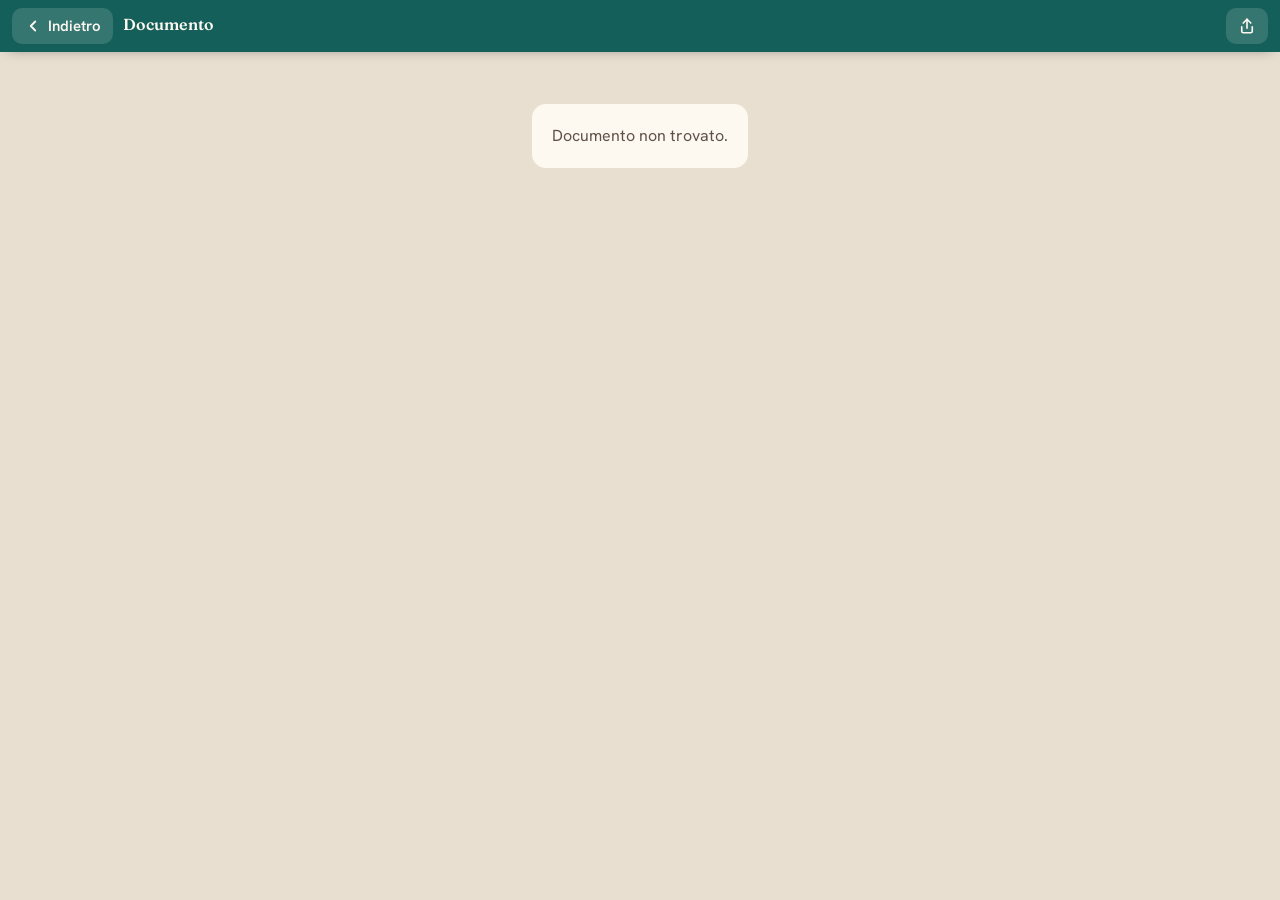
<file: documento.html>
<!doctype html>
<html lang="it">
<head>
<meta charset="utf-8">
<meta name="viewport" content="width=device-width, initial-scale=1, viewport-fit=cover">
<title>Documento · Australia</title>
<link rel="stylesheet" href="fonts/fonts.css">
<link rel="manifest" href="manifest.webmanifest">
<meta name="theme-color" content="#155f5a">
<meta name="apple-mobile-web-app-capable" content="yes">
<meta name="mobile-web-app-capable" content="yes">
<meta name="apple-mobile-web-app-status-bar-style" content="default">
<meta name="apple-mobile-web-app-title" content="Australia">
<link rel="apple-touch-icon" href="icons/apple-touch-icon.png">
<link rel="icon" href="icons/icon-192.png">
<style>
  :root{--sand:#f3e9da;--paper:#fdf8f0;--ink:#2c2420;--ink-soft:#5e5147;--teal-deep:#155f5a;--line:rgba(44,36,32,.13)}
  *{box-sizing:border-box}
  html,body{margin:0;background:#e9dfd0;color:var(--ink);font-family:'Hanken Grotesk',system-ui,sans-serif}
  .bar{position:sticky;top:0;z-index:5;display:flex;align-items:center;gap:10px;
    padding:calc(8px + env(safe-area-inset-top)) 12px 8px;background:var(--teal-deep);color:var(--paper);
    box-shadow:0 4px 14px -8px rgba(0,0,0,.5)}
  .bar button,.bar a{font:600 15px/1 'Hanken Grotesk',system-ui,sans-serif;color:var(--paper);background:rgba(255,255,255,.14);
    border:0;border-radius:10px;padding:9px 12px;text-decoration:none;display:inline-flex;align-items:center;gap:6px;white-space:nowrap}
  .bar .t{flex:1;min-width:0}
  .bar .t b{display:block;font-family:'Fraunces',Georgia,serif;font-weight:600;font-size:16px;line-height:1.2;
    white-space:nowrap;overflow:hidden;text-overflow:ellipsis}
  .bar .t small{display:block;font-size:12px;opacity:.75;margin-top:2px}
  #pages{padding:12px 8px calc(24px + env(safe-area-inset-bottom));display:flex;flex-direction:column;align-items:center;gap:10px}
  #pages canvas{width:100%;max-width:900px;height:auto;background:#fff;border-radius:4px;box-shadow:0 2px 10px -4px rgba(0,0,0,.35)}
  .lock input{display:block;width:100%;margin:14px 0 10px;font:500 17px/1.2 'Hanken Grotesk',system-ui,sans-serif;padding:12px 14px;border:1px solid rgba(44,36,32,.25);border-radius:11px;background:#fff;color:var(--ink)}
  .lock button{width:100%;font:700 16px/1 'Hanken Grotesk',system-ui,sans-serif;padding:13px;border:0;border-radius:11px;background:var(--teal-deep);color:var(--paper)}
  .lock b{font-family:'Fraunces',Georgia,serif;font-size:19px;color:var(--ink)}
  .msg{max-width:520px;margin:40px auto;padding:20px;background:var(--paper);border-radius:14px;text-align:center;line-height:1.5;color:var(--ink-soft)}
</style>
</head>
<body>
<div class="bar">
  <button id="back" aria-label="Indietro">
    <svg width="18" height="18" viewBox="0 0 24 24" fill="none" stroke="currentColor" stroke-width="2.4" stroke-linecap="round" stroke-linejoin="round"><path d="M15 18l-6-6 6-6"/></svg>Indietro
  </button>
  <div class="t"><b id="title">Documento</b><small id="info">caricamento…</small></div>
  <button id="share" aria-label="Condividi o salva il PDF" title="Condividi / salva">
    <svg width="18" height="18" viewBox="0 0 24 24" fill="none" stroke="currentColor" stroke-width="2.2" stroke-linecap="round" stroke-linejoin="round"><path d="M12 3v12"/><path d="M7 8l5-5 5 5"/><path d="M5 13v6a2 2 0 0 0 2 2h10a2 2 0 0 0 2-2v-6"/></svg>
  </button>
</div>
<div id="pages"></div>

<script src="lib/pdfjs/pdf.min.js"></script>
<script src="Documenti_cifrati/chiave.js"></script>
<script src="lib/doccrypt.js"></script>
<script>
(function(){
  var f = new URLSearchParams(location.search).get('f') || '';
  var box = document.getElementById('pages');
  var info = document.getElementById('info');
  document.getElementById('back').onclick = function(){
    if(history.length > 1 && document.referrer && document.referrer.indexOf(location.origin) === 0) history.back();
    else location.href = 'index.html';
  };
  if(!/^Documenti\/[^/]+\.pdf$/i.test(f)){   /* solo i documenti di questo sito */
    box.innerHTML = '<div class="msg">Documento non trovato.</div>'; info.textContent = ''; return;
  }
  var fileName = decodeURIComponent(f.split('/').pop());
  var name = fileName.replace(/\.pdf$/i, '').replace(/_/g, ' ');
  document.getElementById('title').textContent = name;
  document.title = name + ' · Australia';
  var pdfBytes = null;

  document.getElementById('share').onclick = async function(){
    if(!pdfBytes) return;
    var file = new File([pdfBytes], fileName, {type: 'application/pdf'});
    try{
      if(navigator.canShare && navigator.canShare({files: [file]})){ await navigator.share({files: [file], title: name}); return; }
    }catch(e){ if(e && e.name === 'AbortError') return; }
    var u = URL.createObjectURL(file); var a = document.createElement('a'); a.href = u; a.download = fileName; a.click();
    setTimeout(function(){ URL.revokeObjectURL(u); }, 10000);
  };

  function askPassword(msg){
    info.textContent = 'protetto';
    box.innerHTML = '<form class="msg lock" id="lockf"><b>Documenti protetti</b><br>' + (msg || 'Inserisci la password del viaggio. Basta una volta su questo telefono.') +
      '<input id="pw" type="password" autocomplete="current-password" placeholder="password" required>' +
      '<button type="submit">Sblocca</button></form>';
    var form = document.getElementById('lockf');
    document.getElementById('pw').focus();
    form.onsubmit = async function(e){
      e.preventDefault();
      var btn = form.querySelector('button'); btn.disabled = true; btn.textContent = 'Controllo…';
      var ok = false; try{ ok = await AusDocs.unlock(document.getElementById('pw').value); }catch(err){ console.error(err); }
      if(ok) load(); else askPassword('<span style="color:#a23f22">Password sbagliata, riprova.</span>');
    };
  }

  async function load(){
    if(!AusDocs.isUnlocked()) return askPassword();
    info.textContent = 'caricamento…'; box.innerHTML = '';
    var buf;
    try{
      var r = await fetch(AusDocs.encPath(f));
      if(!r.ok) throw new Error('HTTP ' + r.status);
      buf = await r.arrayBuffer();
    }catch(err){
      console.error(err); info.textContent = 'errore';
      box.innerHTML = '<div class="msg">Non trovo il documento' + (navigator.onLine ? '.' :
        ': non è ancora stato salvato sul telefono. Riapri l\'app con internet e attendi «Pronto offline».') + '</div>';
      return;
    }
    try{ pdfBytes = await AusDocs.decrypt(buf); }
    catch(err){ console.error(err); AusDocs.lock(); return askPassword('<span style="color:#a23f22">La chiave salvata non è più valida: reinserisci la password.</span>'); }
    render(new Uint8Array(pdfBytes.slice(0)));
  }

  function render(data){
    pdfjsLib.GlobalWorkerOptions.workerSrc = 'lib/pdfjs/pdf.worker.min.js';
    pdfjsLib.getDocument({data: data, isEvalSupported: false}).promise.then(async function(pdf){
      info.textContent = pdf.numPages + (pdf.numPages === 1 ? ' pagina' : ' pagine');
      var dpr = Math.min(window.devicePixelRatio || 1, 2.5);
      for(var i = 1; i <= pdf.numPages; i++){
        var page = await pdf.getPage(i);
        var base = page.getViewport({scale: 1});
        var cssW = Math.min(box.clientWidth - 16, 900);
        var vp = page.getViewport({scale: cssW / base.width * dpr});
        var c = document.createElement('canvas');
        c.width = Math.floor(vp.width); c.height = Math.floor(vp.height);
        c.setAttribute('aria-label', 'Pagina ' + i);
        box.appendChild(c);
        await page.render({canvasContext: c.getContext('2d'), viewport: vp}).promise;
      }
    }).catch(function(err){
      console.error(err); info.textContent = 'errore';
      box.innerHTML = '<div class="msg">Non riesco a mostrare questo PDF.</div>';
    });
  }
  load();
})();
</script>
<script src="pwa.js" defer></script>
</body>
</html>
</file>
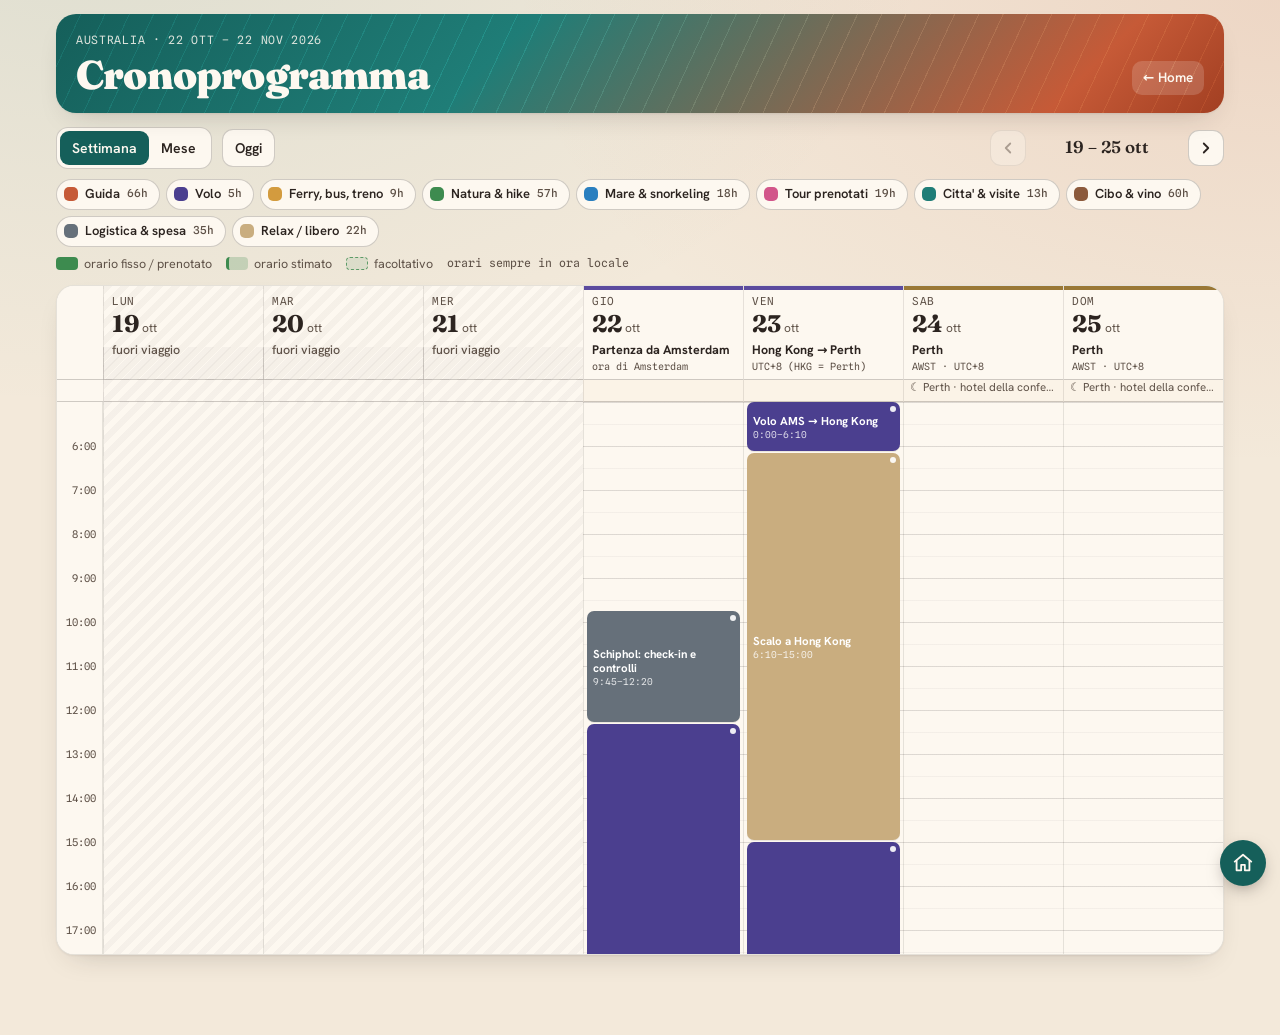
<file: calendario/calendario.html>
<!doctype html>
<html lang="it">
<head>
<meta charset="utf-8">
<meta name="viewport" content="width=device-width, initial-scale=1, viewport-fit=cover">
<title>Cronoprogramma · Australia</title>
<meta name="description" content="Il viaggio in Australia come calendario: ogni ora colorata per attivita'.">
<link rel="stylesheet" href="../fonts/fonts.css">
<link rel="manifest" href="../manifest.webmanifest">
<meta name="theme-color" content="#155f5a">
<meta name="apple-mobile-web-app-capable" content="yes">
<link rel="apple-touch-icon" href="../icons/apple-touch-icon.png">
<link rel="icon" href="../icons/icon-192.png">
<style>
  :root{
    --sand:#f3e9da;--paper:#fdf8f0;--paper-2:#fbf3e7;--ink:#2c2420;--ink-soft:#5e5147;
    --terra:#c65a37;--teal:#1f7d77;--teal-deep:#155f5a;--now:#d93a2b;
    --line:rgba(44,36,32,.11);--line-strong:rgba(44,36,32,.22);
    --shadow:0 1px 2px rgba(44,36,32,.06),0 12px 30px -16px rgba(44,36,32,.28);
    --hour:44px;--hcol:46px;--dcol:minmax(124px,1fr);
  }
  *{box-sizing:border-box}
  html,body{margin:0}
  body{font-family:'Hanken Grotesk',system-ui,sans-serif;color:var(--ink);background-color:var(--sand);
    background-image:radial-gradient(120% 90% at 8% -10%, rgba(31,125,119,.10), transparent 55%),
      radial-gradient(120% 90% at 100% 0%, rgba(198,90,55,.13), transparent 50%);
    line-height:1.45;-webkit-font-smoothing:antialiased}
  .wrap{max-width:1200px;margin:0 auto;padding:calc(14px + env(safe-area-inset-top)) 16px calc(80px + env(safe-area-inset-bottom))}
  button{font:inherit;color:inherit}
  .mono{font-family:'Spline Sans Mono',monospace}

  /* ---------- testata ---------- */
  header.hero{position:relative;border-radius:20px;overflow:hidden;color:var(--paper);padding:18px 20px;box-shadow:var(--shadow);
    background:linear-gradient(135deg,var(--teal-deep) 0%,var(--teal) 38%,var(--terra) 86%,#a23f22 100%);
    display:flex;flex-wrap:wrap;align-items:flex-end;justify-content:space-between;gap:10px 20px}
  header.hero::after{content:"";position:absolute;inset:0;opacity:.16;mix-blend-mode:overlay;pointer-events:none;
    background-image:repeating-linear-gradient(115deg,#fff 0 1px,transparent 1px 22px)}
  .hero > *{position:relative}
  .kicker{font-family:'Spline Sans Mono',monospace;font-size:11.5px;letter-spacing:.06em;text-transform:uppercase;opacity:.85}
  .hero h1{font-family:'Fraunces',Georgia,serif;font-weight:900;font-size:clamp(28px,7vw,40px);line-height:1;margin:6px 0 0;letter-spacing:-.02em}
  .hero a.back{white-space:nowrap;flex:none;color:var(--paper);font-size:13.5px;font-weight:600;text-decoration:none;background:rgba(255,255,255,.16);border-radius:10px;padding:7px 11px}

  /* ---------- barra comandi ---------- */
  .bar{display:flex;flex-wrap:wrap;align-items:center;gap:10px;margin:14px 0 10px}
  .seg{display:inline-flex;background:var(--paper);border:1px solid var(--line-strong);border-radius:12px;padding:3px}
  .seg button{border:0;background:none;padding:7px 12px;border-radius:9px;font-weight:600;font-size:14px;cursor:pointer}
  .seg button[aria-pressed="true"]{background:var(--teal-deep);color:var(--paper)}
  .nav{display:inline-flex;align-items:center;gap:6px;margin-left:auto}
  .nav .lbl{font-family:'Fraunces',Georgia,serif;font-weight:600;font-size:17px;min-width:150px;text-align:center}
  .ib{width:36px;height:36px;border-radius:11px;border:1px solid var(--line-strong);background:var(--paper);cursor:pointer;display:inline-flex;align-items:center;justify-content:center}
  .ib[disabled]{opacity:.35;cursor:default}
  .btn{border:1px solid var(--line-strong);background:var(--paper);border-radius:11px;padding:8px 12px;font-weight:600;font-size:14px;cursor:pointer}

  /* ---------- legenda ---------- */
  .legend{display:flex;flex-wrap:wrap;gap:6px;margin-bottom:12px}
  .chip{display:inline-flex;align-items:center;gap:7px;border:1px solid var(--line-strong);background:var(--paper);border-radius:999px;
    padding:5px 11px 5px 7px;font-size:13px;font-weight:600;cursor:pointer;user-select:none;-webkit-user-select:none;transition:opacity .15s}
  .chip i{width:14px;height:14px;border-radius:5px;display:block}
  .chip.off{opacity:.38}
  .chip.off i{background:transparent !important;border:2px solid var(--line-strong)}
  .chip .h{font-family:'Spline Sans Mono',monospace;font-weight:500;font-size:11px;color:var(--ink-soft)}
  .keys{display:flex;flex-wrap:wrap;gap:14px;font-size:12.5px;color:var(--ink-soft);margin:-4px 0 12px}
  .keys span{display:inline-flex;align-items:center;gap:6px}
  .keys b{display:inline-block;width:22px;height:13px;border-radius:4px}
  .k-fix{background:#3d8b4f}
  .k-est{background:rgba(61,139,79,.24);border-left:3px solid #3d8b4f}
  .k-opt{background:rgba(61,139,79,.10);border:1.5px dashed rgba(61,139,79,.8)}

  /* ---------- vista settimana ---------- */
  .cal{background:var(--paper);border:1px solid var(--line);border-radius:18px;box-shadow:var(--shadow);overflow:auto;
    height:calc(100vh - 230px);height:calc(100dvh - 230px);min-height:460px;position:relative;
    scroll-snap-type:x proximity;scroll-padding-left:var(--hcol);overscroll-behavior:contain}
  .grid{display:grid;grid-template-columns:var(--hcol) repeat(7,var(--dcol));min-width:fit-content;position:relative}
  .corner{position:sticky;left:0;top:0;z-index:6;background:var(--paper);border-bottom:1px solid var(--line-strong)}
  .dh{position:sticky;top:0;z-index:5;background:var(--paper);border-bottom:1px solid var(--line-strong);border-left:1px solid var(--line);
    padding:8px 8px 6px;scroll-snap-align:start;min-width:0;cursor:pointer}
  .dh .stripe{position:absolute;left:0;right:0;top:0;height:4px}
  .dh .wd{font-family:'Spline Sans Mono',monospace;font-size:11px;letter-spacing:.06em;text-transform:uppercase;color:var(--ink-soft)}
  .dh .dn{font-family:'Fraunces',Georgia,serif;font-weight:700;font-size:24px;line-height:1;display:inline-block;margin-top:2px}
  .dh .mo{font-size:12px;color:var(--ink-soft);margin-left:3px}
  .dh .tt{font-weight:700;font-size:12.5px;line-height:1.2;margin-top:4px;overflow:hidden;text-overflow:ellipsis;white-space:nowrap}
  .dh .tz{font-family:'Spline Sans Mono',monospace;font-size:10px;color:var(--ink-soft);margin-top:2px;white-space:nowrap;overflow:hidden;text-overflow:ellipsis}
  .dh.today .dn{background:var(--now);color:#fff;border-radius:9px;padding:2px 6px}
  .dh.empty,.ad.empty,.col.empty{background:repeating-linear-gradient(135deg,rgba(44,36,32,.035) 0 6px,transparent 6px 12px)}
  .dh.empty .tt{color:var(--ink-soft);font-weight:500}
  .adh{position:sticky;left:0;z-index:4;background:var(--paper);border-bottom:1px solid var(--line-strong);
    font-family:'Spline Sans Mono',monospace;font-size:9.5px;color:var(--ink-soft);display:flex;align-items:center;justify-content:center;text-align:center;line-height:1.1}
  .ad{border-bottom:1px solid var(--line-strong);border-left:1px solid var(--line);padding:5px 6px;display:flex;flex-direction:column;gap:4px;min-width:0;background:var(--paper-2)}
  .ad .pill{font-size:11.5px;font-weight:700;border-radius:7px;padding:3px 7px;color:#fff;white-space:nowrap;overflow:hidden;text-overflow:ellipsis}
  .ad .night{font-size:11.5px;color:var(--ink-soft);white-space:nowrap;overflow:hidden;text-overflow:ellipsis}
  .hours{position:sticky;left:0;z-index:3;background:var(--paper);border-right:1px solid var(--line)}
  .hours div{height:var(--hour);position:relative}
  .hours span{position:absolute;top:-7px;right:6px;font-family:'Spline Sans Mono',monospace;font-size:10.5px;color:var(--ink-soft)}
  .hours div:first-child span{display:none}
  .col{position:relative;border-left:1px solid var(--line);
    background-image:linear-gradient(to bottom,var(--line) 1px,transparent 1px),linear-gradient(to bottom,rgba(44,36,32,.045) 1px,transparent 1px);
    background-size:100% var(--hour),100% calc(var(--hour) / 2);background-position:0 0,0 0}
  .col.today{background-color:rgba(217,58,43,.035)}
  .ev{position:absolute;left:3px;right:3px;border-radius:7px;padding:3px 6px 2px;overflow:hidden;cursor:pointer;
    font-size:11.5px;line-height:1.2;border:0;text-align:left;display:block;transition:opacity .15s,transform .1s}
  .ev:active{transform:scale(.98)}
  .ev b{display:block;font-weight:700;overflow:hidden;display:-webkit-box;-webkit-box-orient:vertical;-webkit-line-clamp:3}
  .ev small{display:block;font-family:'Spline Sans Mono',monospace;font-size:9.5px;opacity:.8;margin-top:1px;white-space:nowrap}
  .ev.tiny{padding-top:1px}
  .ev.tiny b{-webkit-line-clamp:1;font-size:10.5px}
  .ev.tiny small{display:none}
  .ev.fix{color:#fff;box-shadow:0 1px 0 rgba(0,0,0,.08)}
  .ev.fix::after{content:"";position:absolute;top:4px;right:4px;width:6px;height:6px;border-radius:50%;background:#fff;opacity:.9}
  .ev.est{color:var(--ink)}
  .ev.opt{color:var(--ink);border-style:dashed;border-width:1.5px}
  .ev.dim{opacity:.1;pointer-events:none}
  .ev{z-index:1}
  .nowline{position:absolute;left:-1px;right:0;height:2px;background:var(--now);z-index:3;pointer-events:none;box-shadow:0 0 0 1px rgba(255,255,255,.7)}
  .nowline::before{content:"";position:absolute;left:-4px;top:-4px;width:10px;height:10px;border-radius:50%;background:var(--now)}

  /* ---------- vista mese ---------- */
  .month{background:var(--paper);border:1px solid var(--line);border-radius:18px;box-shadow:var(--shadow);padding:12px}
  .mgrid{display:grid;grid-template-columns:repeat(7,minmax(0,1fr));gap:6px}
  .mwd{font-family:'Spline Sans Mono',monospace;font-size:11px;letter-spacing:.06em;text-transform:uppercase;color:var(--ink-soft);text-align:center;padding:2px 0 4px}
  .mc{border:1px solid var(--line);border-radius:12px;background:var(--paper-2);min-height:150px;display:flex;flex-direction:column;overflow:hidden;cursor:pointer;position:relative;text-align:left;padding:0}
  .mc.empty{background:repeating-linear-gradient(135deg,rgba(44,36,32,.035) 0 6px,transparent 6px 12px);cursor:default;border-style:dashed}
  .mc .top{display:flex;align-items:baseline;gap:4px;padding:5px 7px 3px;border-top:4px solid transparent}
  .mc .n{font-family:'Fraunces',Georgia,serif;font-weight:700;font-size:17px;line-height:1}
  .mc .m{font-size:11px;color:var(--ink-soft)}
  .mc.today .n{background:var(--now);color:#fff;border-radius:7px;padding:1px 5px}
  .mc .t{font-size:11.5px;font-weight:700;line-height:1.2;padding:0 7px 5px;min-height:2.4em;display:-webkit-box;-webkit-box-orient:vertical;-webkit-line-clamp:2;overflow:hidden}
  .ribbon{position:relative;flex:1;margin:0 7px 7px;border-radius:6px;background:rgba(44,36,32,.05);min-height:70px;overflow:hidden}
  .ribbon i{position:absolute;left:0;right:0;display:block}
  .ribbon i.opt{left:30%;}
  .ribbon .tick{position:absolute;left:0;right:0;height:1px;background:rgba(44,36,32,.08)}
  .mc .ad1{font-size:10.5px;font-weight:700;color:#fff;margin:0 7px 5px;border-radius:5px;padding:2px 5px;white-space:nowrap;overflow:hidden;text-overflow:ellipsis}
  .mhint{font-size:12.5px;color:var(--ink-soft);margin:10px 2px 0}

  /* ---------- statistiche ---------- */
  .stats{margin-top:16px;background:var(--paper);border:1px solid var(--line);border-radius:18px;box-shadow:var(--shadow);padding:16px}
  .stats h2{font-family:'Fraunces',Georgia,serif;font-weight:600;font-size:20px;margin:0 0 4px}
  .stats p{margin:0 0 12px;color:var(--ink-soft);font-size:13.5px}
  .stack{display:flex;height:16px;border-radius:8px;overflow:hidden;margin-bottom:14px}
  .stack i{display:block;height:100%}
  .srow{display:grid;grid-template-columns:150px 1fr 62px;gap:10px;align-items:center;font-size:13.5px;margin:6px 0}
  .srow .bt{height:10px;border-radius:5px;background:rgba(44,36,32,.06);overflow:hidden}
  .srow .bt i{display:block;height:100%;border-radius:5px}
  .srow .v{font-family:'Spline Sans Mono',monospace;font-size:12px;text-align:right}
  .srow .nm{display:flex;align-items:center;gap:7px;font-weight:600}
  .srow .nm i{width:11px;height:11px;border-radius:4px;flex:none}
  .facts{display:grid;grid-template-columns:repeat(auto-fit,minmax(150px,1fr));gap:10px;margin-top:14px}
  .fact{background:var(--paper-2);border:1px solid var(--line);border-radius:12px;padding:10px 12px}
  .fact b{font-family:'Fraunces',Georgia,serif;font-size:24px;line-height:1;display:block}
  .fact span{font-size:12.5px;color:var(--ink-soft)}

  /* ---------- dettaglio ---------- */
  .sheet-bg{position:fixed;inset:0;background:rgba(44,36,32,.35);z-index:50;display:none;align-items:flex-end;justify-content:center}
  .sheet-bg.open{display:flex}
  .sheet{background:var(--paper);width:100%;max-width:520px;border-radius:20px 20px 0 0;padding:0 0 calc(18px + env(safe-area-inset-bottom));
    box-shadow:0 -10px 40px -10px rgba(0,0,0,.35);animation:up .18s ease-out;max-height:80vh;overflow:auto}
  @media (min-width:700px){ .sheet-bg{align-items:center} .sheet{border-radius:20px;padding-bottom:18px} }
  @keyframes up{from{transform:translateY(30px);opacity:.4}to{transform:none;opacity:1}}
  .sheet .band{height:8px;border-radius:20px 20px 0 0}
  .sheet .in{padding:14px 18px 0}
  .sheet .cat{display:inline-flex;align-items:center;gap:7px;font-size:12.5px;font-weight:700;letter-spacing:.02em}
  .sheet .cat i{width:12px;height:12px;border-radius:4px}
  .sheet h3{font-family:'Fraunces',Georgia,serif;font-weight:700;font-size:23px;line-height:1.15;margin:6px 0 6px}
  .sheet .when{font-family:'Spline Sans Mono',monospace;font-size:13px;color:var(--teal-deep)}
  .sheet .st{display:inline-block;margin-top:8px;font-size:12px;font-weight:700;border-radius:999px;padding:3px 9px;background:var(--paper-2);border:1px solid var(--line-strong)}
  .sheet .note{margin:12px 0 0;font-size:15px}
  .sheet .meta{margin-top:12px;padding-top:10px;border-top:1px solid var(--line);font-size:13px;color:var(--ink-soft);display:flex;flex-direction:column;gap:3px}
  .sheet .close{float:right;margin-top:-2px}
  .sheet .acts{display:flex;gap:8px;margin-top:14px}
  .sheet .acts a{font-weight:600;font-size:13.5px;text-decoration:none;color:var(--teal-deep);border:1px solid var(--line-strong);border-radius:9px;padding:8px 10px;background:#fff}

  [hidden]{display:none !important}
  @media (max-width:640px){
    :root{--hour:40px;--hcol:40px;--dcol:minmax(118px,1fr)}
    header.hero{padding:14px 16px;flex-wrap:nowrap;align-items:center;border-radius:16px}
    .hero h1{font-size:26px}
    .kicker{font-size:10.5px}
    .bar{margin:10px 0 8px;gap:8px}
    .seg button{padding:6px 10px}
    .btn{padding:7px 10px}
    .nav{margin-left:0;width:100%;justify-content:space-between}
    .legend{flex-wrap:nowrap;overflow-x:auto;margin:0 -16px 8px;padding:0 16px 2px;scrollbar-width:none}
    .legend::-webkit-scrollbar{display:none}
    .chip{flex:none;font-size:12.5px;padding:4px 10px 4px 6px}
    .keys{gap:4px 12px;font-size:11.5px;margin:0 0 10px}
    .nav .lbl{min-width:0;flex:1}
    .cal{height:calc(100dvh - 200px);min-height:420px}
    .mgrid{gap:3px}
    .month{padding:8px}
    .mc{min-height:118px;border-radius:9px}
    .mc .t{display:none}
    .mc .top{padding:4px 4px 3px}
    .mc .m{display:none}
    .mc .n{font-size:14px}
    .ribbon{margin:0 3px 3px;min-height:84px}
    .mc .ad1{display:none}
    .srow{grid-template-columns:118px 1fr 52px;gap:8px;font-size:12.5px}
  }
</style>
</head>
<body>
<div class="wrap">

  <header class="hero">
    <div>
      <div class="kicker">Australia · 22 ott – 22 nov 2026</div>
      <h1>Cronoprogramma</h1>
    </div>
    <a class="back" href="../index.html">← Home</a>
  </header>

  <div class="bar">
    <div class="seg" role="group" aria-label="Vista">
      <button type="button" data-view="week" aria-pressed="true">Settimana</button>
      <button type="button" data-view="month" aria-pressed="false">Mese</button>
    </div>
    <button type="button" class="btn" id="today">Oggi</button>
    <div class="nav" id="nav">
      <button type="button" class="ib" id="prev" aria-label="Settimana precedente"><svg width="18" height="18" viewBox="0 0 24 24" fill="none" stroke="currentColor" stroke-width="2.4" stroke-linecap="round" stroke-linejoin="round"><path d="M15 6l-6 6 6 6"/></svg></button>
      <span class="lbl" id="lbl"></span>
      <button type="button" class="ib" id="next" aria-label="Settimana successiva"><svg width="18" height="18" viewBox="0 0 24 24" fill="none" stroke="currentColor" stroke-width="2.4" stroke-linecap="round" stroke-linejoin="round"><path d="M9 6l6 6-6 6"/></svg></button>
    </div>
  </div>

  <div class="legend" id="legend"></div>
  <div class="keys">
    <span><b class="k-fix"></b>orario fisso / prenotato</span>
    <span><b class="k-est"></b>orario stimato</span>
    <span><b class="k-opt"></b>facoltativo</span>
    <span class="mono" style="font-size:11.5px">orari sempre in ora locale</span>
  </div>

  <section id="v-week">
    <div class="cal" id="cal"><div class="grid" id="grid"></div></div>
  </section>

  <section id="v-month" hidden>
    <div class="month"><div class="mgrid" id="mgrid"></div>
      <p class="mhint">Ogni casella e' la giornata dalle 5:00 (in alto) a mezzanotte (in basso). Tocca un giorno per aprire la sua settimana.</p>
    </div>
    <div class="stats" id="stats"></div>
  </section>
</div>

<div class="sheet-bg" id="sheet-bg"><div class="sheet" id="sheet" role="dialog" aria-modal="true"></div></div>

<script src="calendario-data.js"></script>
<script>
(function(){
  var $ = function(s){ return document.querySelector(s); };
  var esc = function(s){ return String(s == null ? '' : s).replace(/[&<>"]/g, function(c){ return {'&':'&amp;','<':'&lt;','>':'&gt;','"':'&quot;'}[c]; }); };
  var H0 = 5, H1 = 24;                         /* ore visibili */
  var WD = ['lun','mar','mer','gio','ven','sab','dom'];
  var WDL = ['lunedi','martedi','mercoledi','giovedi','venerdi','sabato','domenica'];
  var MO = ['gen','feb','mar','apr','mag','giu','lug','ago','set','ott','nov','dic'];
  var store = { get:function(k){ try{ return localStorage.getItem(k); }catch(e){ return null; } },
                set:function(k,v){ try{ localStorage.setItem(k,v); }catch(e){} } };

  /* ---------- date ---------- */
  var pd = function(s){ var p = s.split('-'); return new Date(+p[0], +p[1]-1, +p[2]); };
  var key = function(d){ return d.getFullYear() + '-' + String(d.getMonth()+1).padStart(2,'0') + '-' + String(d.getDate()).padStart(2,'0'); };
  var addD = function(d,n){ var x = new Date(d); x.setDate(x.getDate()+n); return x; };
  var monday = function(d){ var x = new Date(d); x.setHours(0,0,0,0); return addD(x, -((x.getDay()+6)%7)); };
  var mins = function(t){ var p = t.split(':'); return (+p[0])*60 + (+p[1]); };
  var fmtDur = function(m){ var h = Math.floor(m/60), r = m%60; return (h ? h + ' h' : '') + (r ? (h ? ' ' : '') + r + ' min' : ''); };
  var rgba = function(hex,a){ var n = parseInt(hex.slice(1),16); return 'rgba(' + (n>>16) + ',' + ((n>>8)&255) + ',' + (n&255) + ',' + a + ')'; };

  var byDate = {};
  CAL_DAYS.forEach(function(d){
    d.ev = (d.ev || []).map(function(e){ return {s:mins(e[0]), e:mins(e[1]), t0:e[0], t1:e[1], cat:e[2], title:e[3], flag:e[4]||'', note:e[5]||''}; });
    byDate[d.date] = d;
  });
  var first = pd(CAL_DAYS[0].date), last = pd(CAL_DAYS[CAL_DAYS.length-1].date);
  var weeks = []; for(var w = monday(first); w <= last; w = addD(w,7)) weeks.push(w);
  var today = new Date(); var todayKey = key(today);

  /* ---------- stato ---------- */
  var off = {}; try{ off = JSON.parse(store.get('cal_off') || '{}') || {}; }catch(e){ off = {}; }
  var view = store.get('cal_view') === 'month' ? 'month' : 'week';
  var wi = 0;
  var tw = monday(today); weeks.forEach(function(w,i){ if(+w === +tw) wi = i; });
  var focusDay = null;

  /* ---------- legenda con le ore ---------- */
  var totals = {}; Object.keys(CAL_CATS).forEach(function(k){ totals[k] = 0; });
  /* ore contate solo nel road trip (30 ott - 20 nov), senza voli lunghi e scali */
  CAL_DAYS.forEach(function(d){ if(d.leg !== 'west' && d.leg !== 'east') return; d.ev.forEach(function(e){ if(totals[e.cat] != null) totals[e.cat] += e.e - e.s; }); });
  function renderLegend(){
    $('#legend').innerHTML = Object.keys(CAL_CATS).map(function(k){
      var c = CAL_CATS[k];
      return '<span class="chip' + (off[k] ? ' off' : '') + '" data-k="' + k + '" role="button" tabindex="0" aria-pressed="' + !off[k] + '">' +
        '<i style="background:' + c.color + '"></i>' + esc(c.label) + ' <span class="h">' + Math.round(totals[k]/60) + 'h</span></span>';
    }).join('');
  }
  $('#legend').addEventListener('click', function(e){
    var c = e.target.closest('.chip'); if(!c) return;
    var k = c.dataset.k;
    /* doppio tocco veloce = "solo questa" */
    var now = Date.now();
    if(c._t && now - c._t < 350){ Object.keys(CAL_CATS).forEach(function(x){ off[x] = x !== k; }); }
    else off[k] = !off[k];
    c._t = now;
    store.set('cal_off', JSON.stringify(off));
    renderLegend(); applyFilter();
  });
  function applyFilter(){
    document.querySelectorAll('.ev').forEach(function(el){ el.classList.toggle('dim', !!off[el.dataset.cat]); });
    document.querySelectorAll('.ribbon i').forEach(function(el){ el.style.opacity = off[el.dataset.cat] ? .08 : ''; });
  }

  /* ---------- corsie per eventi sovrapposti ---------- */
  function lanes(evs){
    var list = evs.slice().sort(function(a,b){ return a.s - b.s || b.e - a.e; });
    var out = [], cluster = [], end = -1;
    function flush(){
      var cols = [];
      cluster.forEach(function(e){
        var c = 0; while(cols[c] != null && cols[c] > e.s) c++;
        cols[c] = e.e; e._lane = c;
      });
      cluster.forEach(function(e){ e._n = cols.length; out.push(e); });
      cluster = [];
    }
    list.forEach(function(e){ if(e.s >= end && cluster.length) flush(); cluster.push(e); end = Math.max(end, e.e); });
    if(cluster.length) flush();
    return out;
  }

  function evStyle(e){
    var c = (CAL_CATS[e.cat] || {color:'#888'}).color;
    if(e.flag === 'f') return {cls:'fix', css:'background:' + c};
    if(e.flag === 'o') return {cls:'opt', css:'background:' + rgba(c,.11) + ';border-color:' + rgba(c,.85)};
    return {cls:'est', css:'background:' + rgba(c,.24) + ';border-left:3px solid ' + c};
  }

  /* ---------- vista settimana ---------- */
  function renderWeek(){
    var w = weeks[wi], days = [];
    for(var i = 0; i < 7; i++) days.push(addD(w,i));
    var a = days[0], b = days[6];
    $('#lbl').textContent = a.getDate() + (a.getMonth() !== b.getMonth() ? ' ' + MO[a.getMonth()] : '') + ' – ' + b.getDate() + ' ' + MO[b.getMonth()];
    $('#prev').disabled = wi === 0; $('#next').disabled = wi === weeks.length - 1;
    var hpx = parseFloat(getComputedStyle(document.documentElement).getPropertyValue('--hour')) || 44;

    var h = '<div class="corner"></div>';
    days.forEach(function(d){
      var k = key(d), x = byDate[k], leg = x ? CAL_LEGS[x.leg] : null;
      h += '<div class="dh' + (x ? '' : ' empty') + (k === todayKey ? ' today' : '') + '" data-day="' + k + '">' +
        (leg ? '<span class="stripe" style="background:' + leg.color + '"></span>' : '') +
        '<div class="wd">' + WD[(d.getDay()+6)%7] + '</div><span class="dn">' + d.getDate() + '</span><span class="mo">' + MO[d.getMonth()] + '</span>' +
        '<div class="tt">' + (x ? esc(x.title) : 'fuori viaggio') + '</div>' + (x ? '<div class="tz">' + esc(x.tz || '') + '</div>' : '') + '</div>';
    });
    h += '<div class="adh">notte</div>';
    days.forEach(function(d){
      var x = byDate[key(d)];
      h += '<div class="ad' + (x ? '' : ' empty') + '">' +
        (x && x.allday ? '<span class="pill" style="background:' + CAL_LEGS.perth.color + '">' + esc(x.allday) + '</span>' : '') +
        (x && x.night ? '<span class="night">☾ ' + esc(x.night) + '</span>' : '') + '</div>';
    });
    h += '<div class="hours">';
    for(var hh = H0; hh < H1; hh++) h += '<div><span>' + hh + ':00</span></div>';
    h += '</div>';
    days.forEach(function(d){
      var k = key(d), x = byDate[k];
      h += '<div class="col' + (x ? '' : ' empty') + (k === todayKey ? ' today' : '') + '" data-day="' + k + '" style="height:' + ((H1-H0)*hpx) + 'px">';
      if(x) lanes(x.ev).forEach(function(e, idx){
        var s = Math.max(e.s, H0*60), en = Math.min(e.e, H1*60); if(en <= s) return;
        var top = (s - H0*60) / 60 * hpx, ht = Math.max((en - s) / 60 * hpx - 2, 13);
        var st = evStyle(e), wpc = 100 / e._n;
        h += '<button type="button" class="ev ' + st.cls + (ht < 30 ? ' tiny' : '') + '" data-day="' + k + '" data-i="' + x.ev.indexOf(e) + '" data-cat="' + e.cat + '" ' +
          'style="top:' + top + 'px;height:' + ht + 'px;' + st.css + (e._n > 1 ? ';left:calc(' + (e._lane*wpc) + '% + 2px);right:auto;width:calc(' + wpc + '% - 4px)' : '') + '" ' +
          'title="' + esc(e.t0 + '–' + e.t1 + ' ' + e.title) + '">' +
          '<b>' + esc(e.title) + '</b><small>' + e.t0 + '–' + e.t1 + '</small></button>';
      });
      if(k === todayKey){
        var nm = today.getHours()*60 + today.getMinutes();
        if(nm >= H0*60) h += '<div class="nowline" id="nowline" style="top:' + ((nm - H0*60)/60*hpx) + 'px"></div>';
      }
      h += '</div>';
    });
    $('#grid').innerHTML = h;
    applyFilter();

    /* scroll: alla colonna del giorno scelto / di oggi, e all'ora giusta */
    var cal = $('#cal');
    var target = focusDay || (days.some(function(d){ return key(d) === todayKey; }) ? todayKey : null);
    var col = target ? cal.querySelector('.dh[data-day="' + target + '"]') : null;
    if(!col){ col = Array.prototype.find.call(cal.querySelectorAll('.dh'), function(el){ return !el.classList.contains('empty'); }); }
    var hcol = cal.querySelector('.hours').offsetWidth;
    cal.scrollLeft = col ? Math.max(0, col.offsetLeft - hcol) : 0;
    var nl = $('#nowline');
    var startMin = nl ? Math.max(H0*60, today.getHours()*60 - 90) : 5.75*60;
    cal.scrollTop = (startMin - H0*60) / 60 * hpx;
    focusDay = null;
  }

  /* ---------- vista mese ---------- */
  function renderMonth(){
    $('#lbl').textContent = 'ottobre – novembre';
    var h = WD.map(function(x){ return '<div class="mwd">' + x + '</div>'; }).join('');
    var span = (H1 - H0) * 60;
    weeks.forEach(function(w){
      for(var i = 0; i < 7; i++){
        var d = addD(w,i), k = key(d), x = byDate[k];
        if(!x){ h += '<div class="mc empty"><div class="top"><span class="n">' + d.getDate() + '</span><span class="m">' + MO[d.getMonth()] + '</span></div></div>'; continue; }
        var leg = CAL_LEGS[x.leg];
        var rib = '';
        for(var t = 1; t < H1 - H0; t++) if(t % 3 === 0) rib += '<span class="tick" style="top:' + (t/(H1-H0)*100) + '%"></span>';
        x.ev.forEach(function(e){
          var s = Math.max(e.s, H0*60), en = Math.min(e.e, H1*60); if(en <= s) return;
          var c = (CAL_CATS[e.cat] || {color:'#888'}).color;
          rib += '<i data-cat="' + e.cat + '" style="top:' + ((s - H0*60)/span*100) + '%;height:' + ((en - s)/span*100) + '%;background:' +
            (e.flag === 'o' ? rgba(c,.45) : c) + '"></i>';
        });
        h += '<button type="button" class="mc' + (k === todayKey ? ' today' : '') + '" data-day="' + k + '">' +
          '<div class="top" style="border-top-color:' + leg.color + '"><span class="n">' + d.getDate() + '</span><span class="m">' + MO[d.getMonth()] + '</span></div>' +
          '<div class="t">' + esc(x.title) + '</div>' +
          (x.allday ? '<div class="ad1" style="background:' + CAL_LEGS.perth.color + '">' + esc(x.allday) + '</div>' : '') +
          '<div class="ribbon">' + rib + '</div></button>';
      }
    });
    $('#mgrid').innerHTML = h;
    applyFilter();
    renderStats();
  }

  function renderStats(){
    var tot = 0; Object.keys(totals).forEach(function(k){ tot += totals[k]; });
    var keys = Object.keys(CAL_CATS).sort(function(a,b){ return totals[b] - totals[a]; });
    var max = Math.max.apply(0, keys.map(function(k){ return totals[k]; }));
    var drive = {west:0, east:0}, hikes = 0, longest = {m:0, d:null};
    CAL_DAYS.forEach(function(d){
      var dm = 0;
      d.ev.forEach(function(e){ if(e.cat === 'guida'){ dm += e.e - e.s; if(drive[d.leg] != null) drive[d.leg] += e.e - e.s; } if(e.cat === 'natura' && e.flag !== 'o') hikes++; });
      if(dm > longest.m) longest = {m:dm, d:d};
    });
    var ld = longest.d ? pd(longest.d.date) : null;
    $('#stats').innerHTML = '<h2>Dove va il tempo</h2><p>Ore pianificate nel road trip (30 ott – 20 nov) per tipo di attivita\', sonno escluso. Tocca una voce della legenda in alto per evidenziarla nel calendario.</p>' +
      '<div class="stack">' + keys.map(function(k){ return '<i style="width:' + (totals[k]/tot*100) + '%;background:' + CAL_CATS[k].color + '" title="' + esc(CAL_CATS[k].label) + '"></i>'; }).join('') + '</div>' +
      keys.map(function(k){
        return '<div class="srow"><span class="nm"><i style="background:' + CAL_CATS[k].color + '"></i>' + esc(CAL_CATS[k].label) + '</span>' +
          '<span class="bt"><i style="width:' + (totals[k]/max*100) + '%;background:' + CAL_CATS[k].color + '"></i></span>' +
          '<span class="v">' + (totals[k]/60).toLocaleString('it-IT',{maximumFractionDigits:0}) + ' h</span></div>';
      }).join('') +
      '<div class="facts">' +
        '<div class="fact"><b>' + Math.round(drive.west/60) + ' h</b><span>al volante del van (Coral Coast)</span></div>' +
        '<div class="fact"><b>' + Math.round(drive.east/60) + ' h</b><span>in auto (Great Ocean Road)</span></div>' +
        (ld ? '<div class="fact"><b>' + fmtDur(longest.m) + '</b><span>la giornata piu\' lunga in auto: ' + WD[(ld.getDay()+6)%7] + ' ' + ld.getDate() + '/' + (ld.getMonth()+1) + '</span></div>' : '') +
        '<div class="fact"><b>' + hikes + '</b><span>tappe di natura in programma (escluse le facoltative)</span></div>' +
      '</div>';
  }

  /* ---------- dettaglio ---------- */
  function openSheet(k, i){
    var x = byDate[k], e = x.ev[i], c = CAL_CATS[e.cat] || {label:e.cat, color:'#888'}, d = pd(k);
    var st = e.flag === 'f' ? 'Orario fisso / prenotato' : e.flag === 'o' ? 'Facoltativo · orario stimato' : 'Orario stimato';
    var planner = x.leg === 'west' ? '../Perth_coast/piano_viaggio_west_coast.html' : x.leg === 'east' ? '../Adelaide_Melbourne/piano_viaggio_great_ocean_road.html' : null;
    $('#sheet').innerHTML = '<div class="band" style="background:' + c.color + '"></div><div class="in">' +
      '<button type="button" class="ib close" id="sheet-x" aria-label="Chiudi">✕</button>' +
      '<span class="cat"><i style="background:' + c.color + '"></i>' + esc(c.label) + '</span>' +
      '<h3>' + esc(e.title) + '</h3>' +
      '<div class="when">' + WDL[(d.getDay()+6)%7] + ' ' + d.getDate() + ' ' + MO[d.getMonth()] + ' · ' + e.t0 + ' – ' + e.t1 + ' · ' + fmtDur(e.e - e.s) + '</div>' +
      '<span class="st">' + st + '</span>' +
      (e.note ? '<p class="note">' + esc(e.note) + '</p>' : '') +
      '<div class="meta"><span><b>Giornata:</b> ' + esc(x.title) + '</span>' + (x.night ? '<span><b>Notte:</b> ' + esc(x.night) + '</span>' : '') + '<span><b>Fuso:</b> ' + esc(x.tz || '') + '</span></div>' +
      (planner ? '<div class="acts"><a href="' + planner + '">Apri il planner ' + esc(CAL_LEGS[x.leg].label) + ' →</a></div>' : '') +
      '</div>';
    $('#sheet-bg').classList.add('open');
    $('#sheet-x').onclick = closeSheet;
  }
  function closeSheet(){ $('#sheet-bg').classList.remove('open'); }
  $('#sheet-bg').addEventListener('click', function(e){ if(e.target.id === 'sheet-bg') closeSheet(); });
  document.addEventListener('keydown', function(e){
    if(e.key === 'Escape') closeSheet();
    if(view === 'week' && !$('#sheet-bg').classList.contains('open')){
      if(e.key === 'ArrowLeft' && wi > 0){ wi--; renderWeek(); }
      if(e.key === 'ArrowRight' && wi < weeks.length-1){ wi++; renderWeek(); }
    }
  });
  $('#grid').addEventListener('click', function(e){
    var b = e.target.closest('.ev'); if(b){ openSheet(b.dataset.day, +b.dataset.i); }
  });
  $('#mgrid').addEventListener('click', function(e){
    var c = e.target.closest('.mc[data-day]'); if(!c) return;
    var d = pd(c.dataset.day), m = +monday(d);
    weeks.forEach(function(w,i){ if(+w === m) wi = i; });
    focusDay = c.dataset.day; setView('week');
  });

  /* ---------- comandi ---------- */
  function setView(v){
    view = v; store.set('cal_view', v);
    document.querySelectorAll('.seg button').forEach(function(b){ b.setAttribute('aria-pressed', b.dataset.view === v); });
    $('#v-week').hidden = v !== 'week'; $('#v-month').hidden = v !== 'month';
    $('#prev').hidden = $('#next').hidden = v !== 'week';
    if(v === 'week') renderWeek(); else renderMonth();
  }
  document.querySelectorAll('.seg button').forEach(function(b){ b.onclick = function(){ setView(b.dataset.view); }; });
  $('#prev').onclick = function(){ if(wi > 0){ wi--; renderWeek(); } };
  $('#next').onclick = function(){ if(wi < weeks.length-1){ wi++; renderWeek(); } };
  $('#today').onclick = function(){
    var t = monday(new Date()), found = -1;
    weeks.forEach(function(w,i){ if(+w === +t) found = i; });
    if(found < 0){ wi = new Date() < first ? 0 : weeks.length-1; }
    else { wi = found; focusDay = todayKey; }
    setView('week');
  };
  var rt; window.addEventListener('resize', function(){ clearTimeout(rt); rt = setTimeout(function(){ if(view === 'week') renderWeek(); }, 200); });
  /* linea "adesso" aggiornata ogni minuto */
  setInterval(function(){ today = new Date(); if(key(today) !== todayKey){ todayKey = key(today); }
    var nl = $('#nowline'); if(nl){ var hpx = parseFloat(getComputedStyle(document.documentElement).getPropertyValue('--hour')) || 44;
      nl.style.top = ((today.getHours()*60 + today.getMinutes() - H0*60)/60*hpx) + 'px'; } }, 60000);

  renderLegend();
  setView(view);
})();
</script>
<script src="../pwa.js" defer></script>
</body>
</html>
</file>
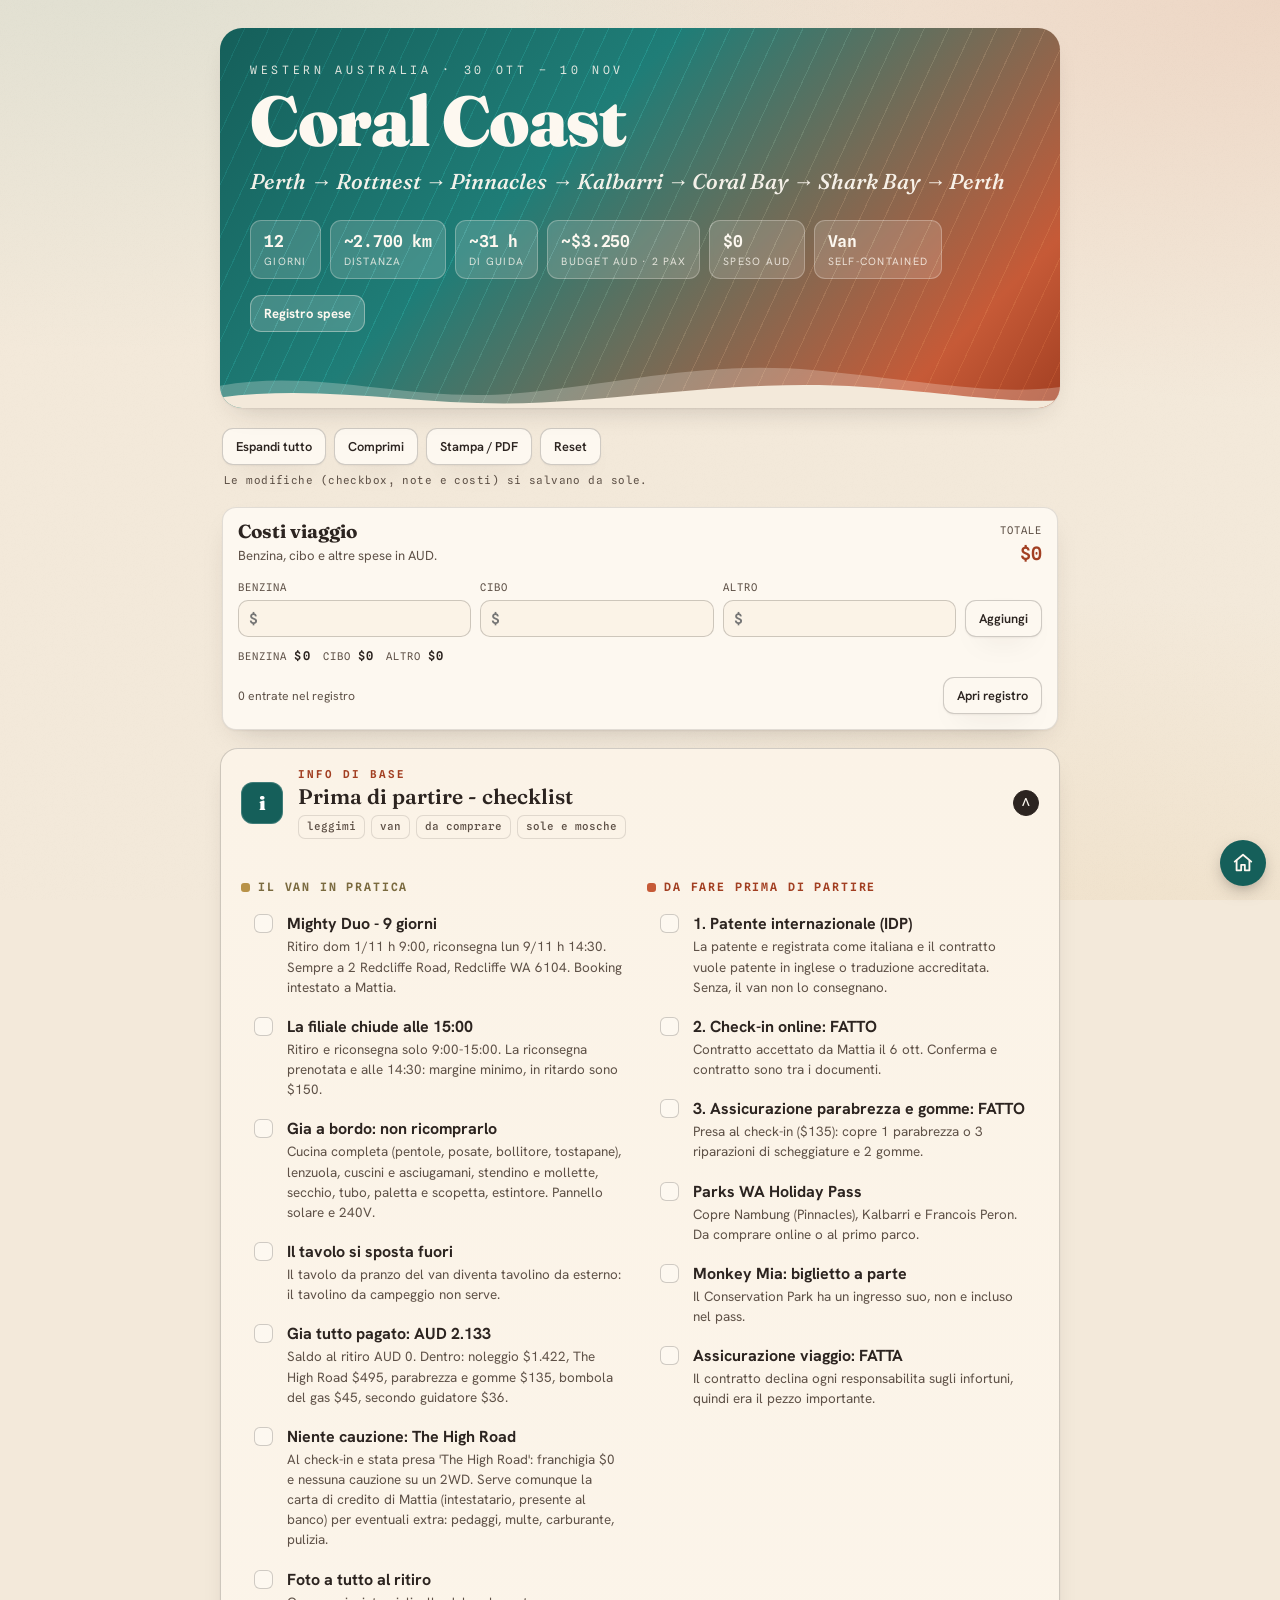
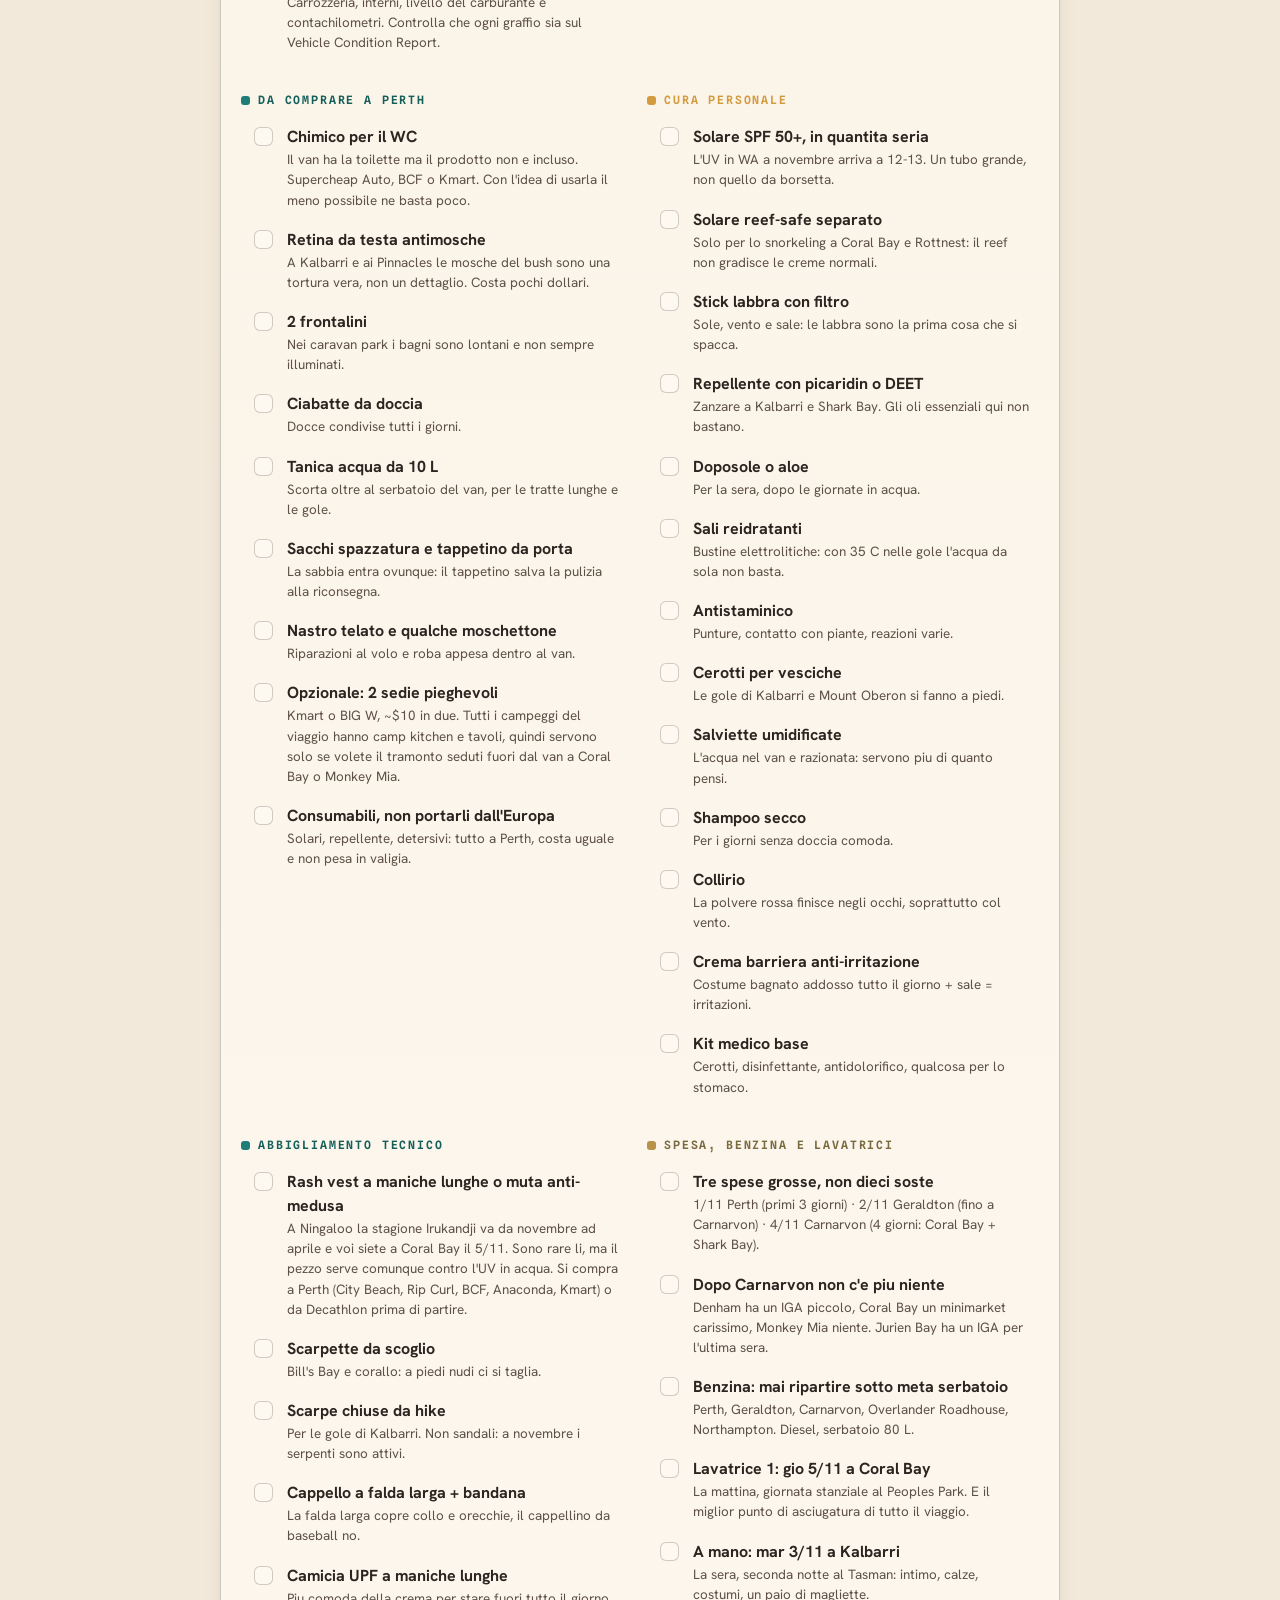
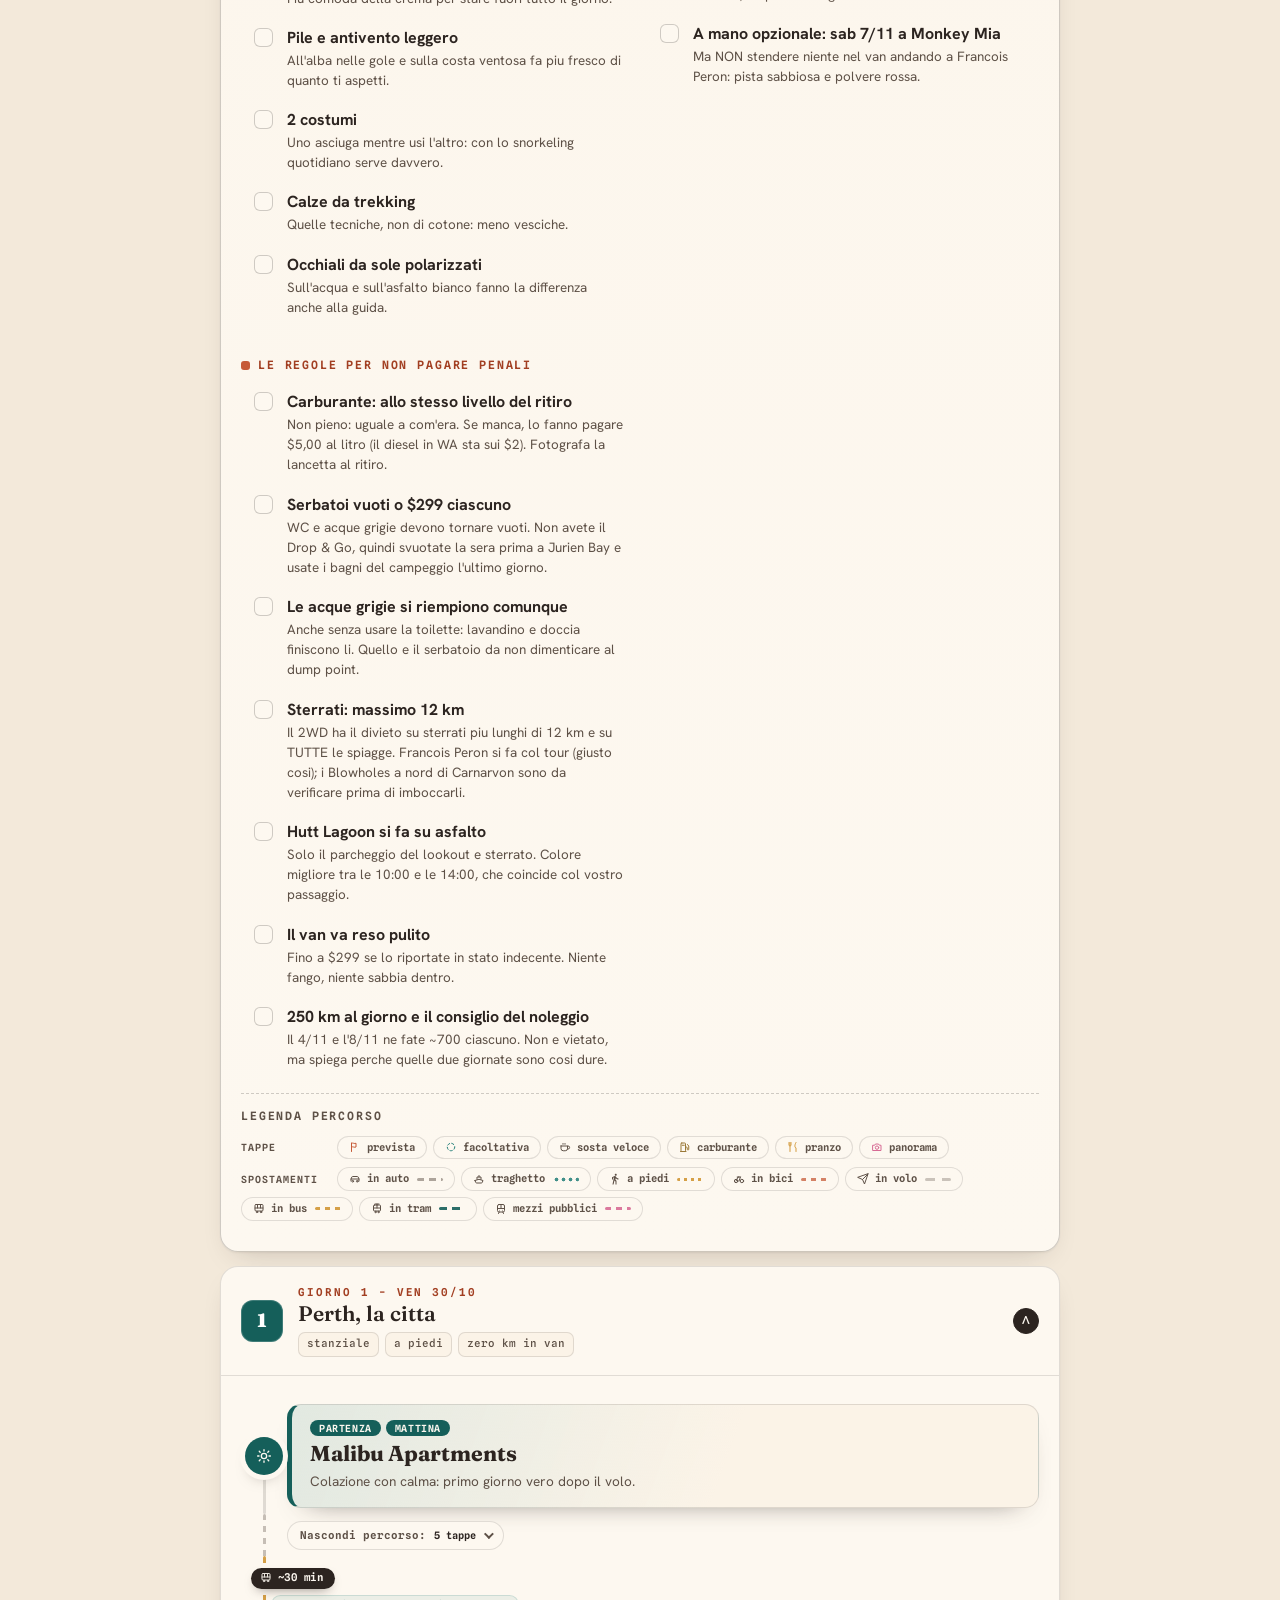
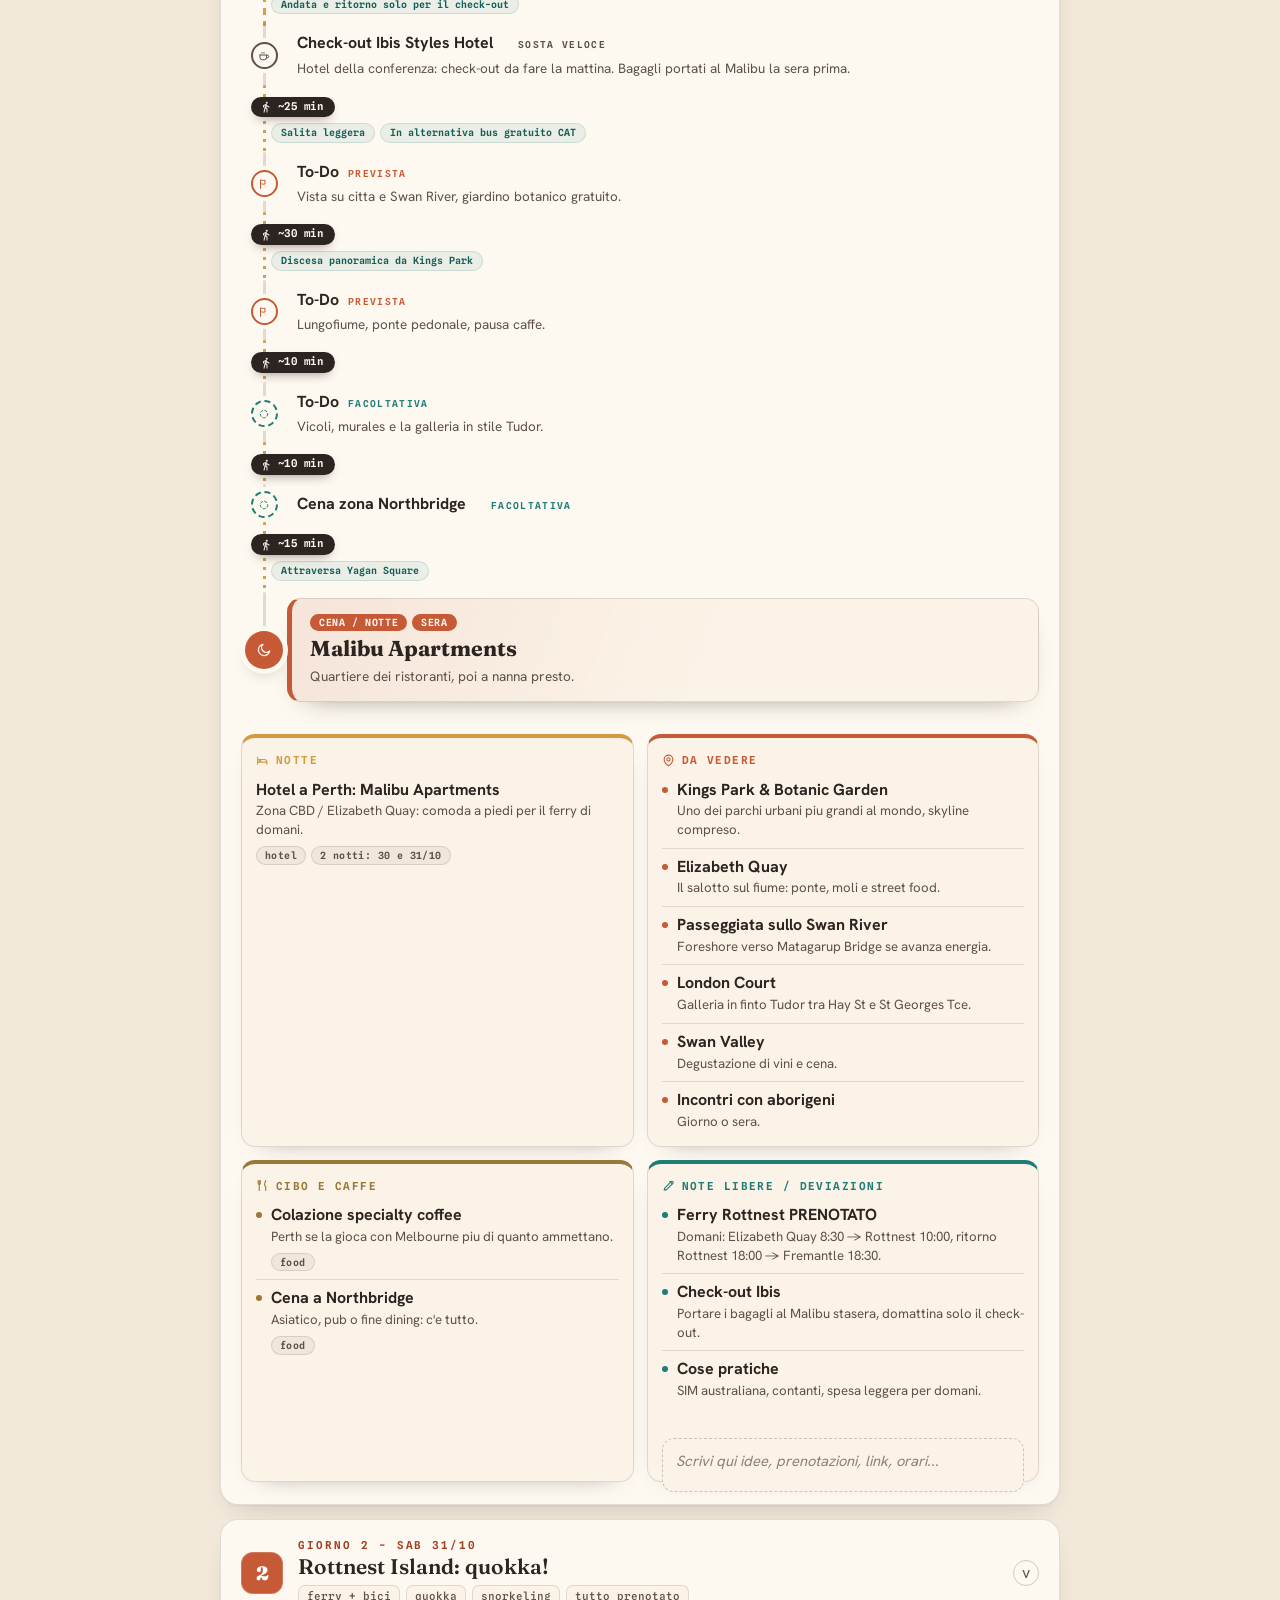
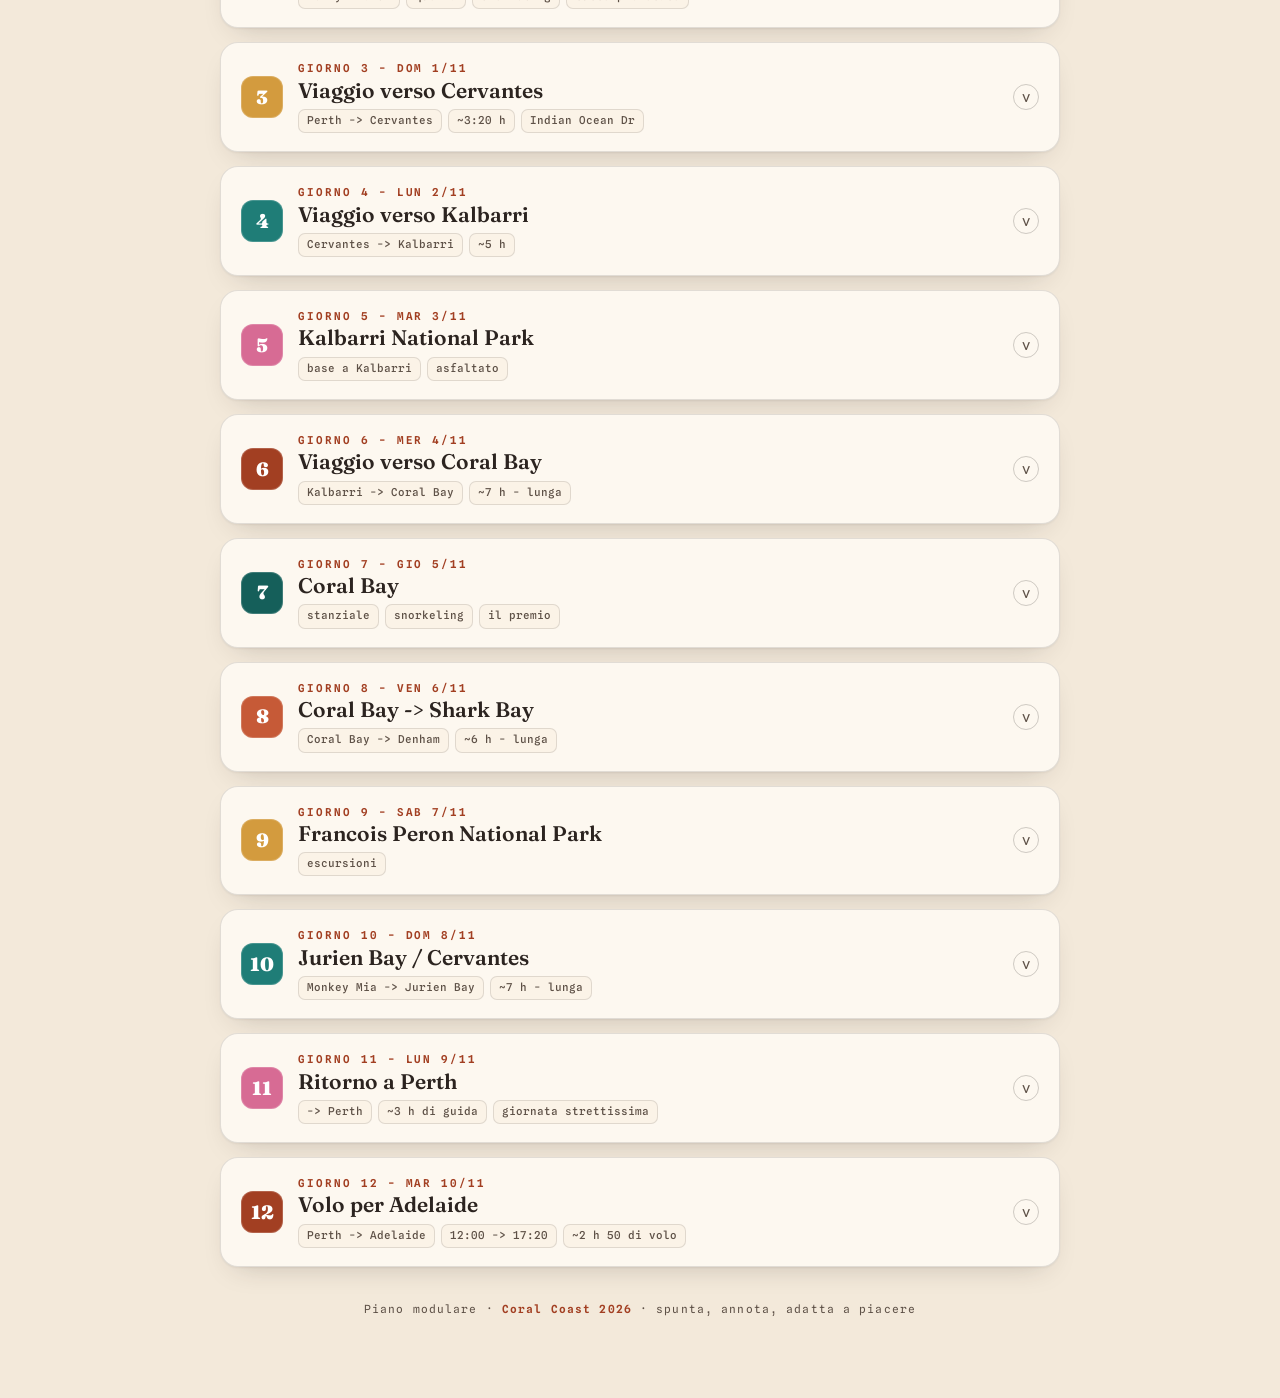
<file: Perth_coast/piano_viaggio_west_coast.html>
<!doctype html>
<html lang="it">
<head>
<meta charset="utf-8">
<meta name="viewport" content="width=device-width, initial-scale=1">
<title>Coral Coast · Piano di viaggio</title>
<link rel="stylesheet" href="../fonts/fonts.css">
<!-- app per iPhone / offline (vedi pwa.js e LEGGIMI_SITO.md) -->
<link rel="manifest" href="../manifest.webmanifest">
<meta name="theme-color" content="#155f5a">
<meta name="apple-mobile-web-app-capable" content="yes">
<meta name="mobile-web-app-capable" content="yes">
<meta name="apple-mobile-web-app-status-bar-style" content="default">
<meta name="apple-mobile-web-app-title" content="Australia">
<link rel="apple-touch-icon" href="../icons/apple-touch-icon.png">
<link rel="icon" href="../icons/icon-192.png">
<script src="../pwa.js" defer></script>
<style>
  :root{
    --sand:#f3e9da;
    --paper:#fdf8f0;
    --paper-2:#fbf3e7;
    --ink:#2c2420;
    --ink-soft:#5e5147;
    --terra:#c65a37;
    --terra-deep:#a23f22;
    --teal:#1f7d77;
    --teal-deep:#155f5a;
    --pink:#d76b94;
    --ochre:#d39b3e;
    --line:rgba(44,36,32,.13);
    --line-strong:rgba(44,36,32,.22);
    --shadow:0 1px 2px rgba(44,36,32,.06),0 12px 30px -16px rgba(44,36,32,.28);
  }
  *{box-sizing:border-box}
  html{scroll-behavior:smooth}
  body{
    margin:0;
    font-family:'Hanken Grotesk',system-ui,sans-serif;
    color:var(--ink);
    background-color:var(--sand);
    background-image:
      radial-gradient(120% 90% at 8% -10%, rgba(31,125,119,.10), transparent 55%),
      radial-gradient(120% 90% at 100% 0%, rgba(198,90,55,.13), transparent 50%),
      radial-gradient(90% 80% at 90% 110%, rgba(211,155,62,.10), transparent 55%);
    background-attachment:fixed;
    line-height:1.5;
    -webkit-font-smoothing:antialiased;
  }
  body::before{
    content:"";position:fixed;inset:0;pointer-events:none;z-index:0;opacity:.5;
    background-image:url("data:image/svg+xml,%3Csvg xmlns='http://www.w3.org/2000/svg' width='160' height='160'%3E%3Cfilter id='n'%3E%3CfeTurbulence type='fractalNoise' baseFrequency='0.9' numOctaves='2'/%3E%3C/filter%3E%3Crect width='100%25' height='100%25' filter='url(%23n)' opacity='0.035'/%3E%3C/svg%3E");
  }
  .wrap{position:relative;z-index:1;max-width:880px;margin:0 auto;padding:28px 20px 80px}

  /* ---------- Header ---------- */
  header.hero{
    position:relative;border-radius:22px;overflow:hidden;
    background:
      linear-gradient(135deg, var(--teal-deep) 0%, var(--teal) 38%, var(--terra) 86%, var(--terra-deep) 100%);
    color:#fdf8f0;padding:34px 30px 76px;box-shadow:var(--shadow);
  }
  header.hero::after{
    content:"";position:absolute;inset:0;opacity:.16;mix-blend-mode:overlay;
    background-image:repeating-linear-gradient(115deg, #fff 0 1px, transparent 1px 22px);
  }
  .hero .kicker{
    font-family:'Spline Sans Mono',monospace;font-size:.72rem;letter-spacing:.32em;
    text-transform:uppercase;opacity:.85;margin:0 0 10px;position:relative}
  .hero h1{
    font-family:'Fraunces',serif;font-weight:900;font-optical-sizing:auto;
    font-size:clamp(2.6rem,9vw,4.4rem);line-height:.92;margin:0;letter-spacing:-.02em;position:relative}
  .hero .route{
    font-family:'Fraunces',serif;font-style:italic;font-weight:500;
    font-size:clamp(1rem,3.4vw,1.35rem);margin:12px 0 0;opacity:.95;position:relative}
  .stats{display:flex;flex-wrap:wrap;gap:9px;margin-top:22px;position:relative}
  .stat{
    background:rgba(253,248,240,.16);border:1px solid rgba(253,248,240,.28);
    backdrop-filter:blur(2px);border-radius:11px;padding:8px 13px;display:flex;flex-direction:column;min-width:0}
  .stat b{font-family:'Spline Sans Mono',monospace;font-size:1.02rem;font-weight:600;letter-spacing:-.01em}
  .stat span{font-size:.66rem;letter-spacing:.12em;text-transform:uppercase;opacity:.8}
  .hero-actions{display:flex;gap:9px;margin-top:16px;position:relative}
  .hero-btn{
    font-family:'Hanken Grotesk',sans-serif;font-size:.82rem;font-weight:700;cursor:pointer;
    border:1px solid rgba(253,248,240,.38);background:rgba(253,248,240,.18);color:#fdf8f0;
    border-radius:11px;padding:9px 13px;transition:.18s;backdrop-filter:blur(2px)}
  .hero-btn:hover{background:#fdf8f0;color:var(--ink);transform:translateY(-1px)}
  /* linea di costa: l'oceano dell'header incontra la sabbia della pagina */
  .hero-waves{position:absolute;left:0;right:0;bottom:-1px;width:100%;height:58px;z-index:2;display:block}
  .hero-waves .w-back{fill:rgba(253,248,240,.26)}
  .hero-waves .w-front{fill:var(--sand)}

  /* ---------- Toolbar ---------- */
  .toolbar{
    display:flex;flex-wrap:wrap;align-items:center;gap:10px;margin:20px 2px 8px}
  .btns{display:flex;gap:8px;flex-wrap:wrap}
  button.tool{
    font-family:'Hanken Grotesk',sans-serif;font-size:.8rem;font-weight:600;cursor:pointer;
    border:1px solid var(--line-strong);background:var(--paper);color:var(--ink);
    border-radius:11px;padding:9px 13px;transition:.18s;box-shadow:var(--shadow)}
  button.tool:hover{background:var(--ink);color:var(--paper);transform:translateY(-1px)}
  button.tool.danger:hover{background:var(--terra-deep);border-color:var(--terra-deep)}

  .savehint{font-family:'Spline Sans Mono',monospace;font-size:.68rem;color:var(--ink-soft);
    margin:2px 4px 18px;letter-spacing:.04em;min-height:1em;transition:.3s}
  .savehint.flash{color:var(--teal-deep);font-weight:600}

  .costs{
    background:var(--paper);border:1px solid var(--line);border-radius:14px;
    padding:15px;margin:0 2px 18px;box-shadow:var(--shadow)}
  .cost-head{display:flex;justify-content:space-between;gap:14px;align-items:flex-start;margin-bottom:12px}
  .cost-head h3{font-family:'Fraunces',serif;font-size:1.18rem;line-height:1;margin:0}
  .cost-head p{margin:4px 0 0;color:var(--ink-soft);font-size:.82rem}
  .cost-total{display:flex;flex-direction:column;align-items:flex-end;gap:1px}
  .cost-total span,.cost-grid span,.cost-breakdown{font-family:'Spline Sans Mono',monospace;font-size:.66rem;letter-spacing:.1em;text-transform:uppercase;color:var(--ink-soft)}
  .cost-total b{font-family:'Spline Sans Mono',monospace;font-size:1.15rem;color:var(--terra-deep)}
  .cost-grid{display:grid;grid-template-columns:repeat(3,minmax(0,1fr)) auto;gap:9px;align-items:end}
  .cost-grid label{display:flex;flex-direction:column;gap:5px;min-width:0}
  .cost-grid input{
    width:100%;border:1px solid var(--line-strong);border-radius:10px;background:var(--paper-2);
    color:var(--ink);font:600 .92rem 'Spline Sans Mono',monospace;padding:9px 10px;outline:none}
  .cost-grid input:focus{border-color:var(--teal);background:#fff;box-shadow:0 0 0 3px rgba(31,125,119,.12)}
  .cost-breakdown{display:flex;flex-wrap:wrap;gap:12px;margin-top:10px}
  .cost-breakdown b{color:var(--ink);font-size:.75rem}
  .cost-meta{display:flex;justify-content:space-between;align-items:center;gap:10px;margin-top:12px}
  .cost-meta small{color:var(--ink-soft);font-size:.76rem}
  @media(max-width:640px){
    .cost-grid{grid-template-columns:1fr 1fr}
    .cost-grid button{grid-column:1 / -1}
  }

  /* ---------- Blocks ---------- */
  .block{
    background:var(--paper);border:1px solid var(--line);border-radius:18px;margin-bottom:14px;
    box-shadow:var(--shadow);overflow:hidden;opacity:0;transform:translateY(14px);
    animation:rise .6s cubic-bezier(.2,.8,.2,1) forwards}
  @keyframes rise{to{opacity:1;transform:none}}
  @media(prefers-reduced-motion:reduce){
    .block{animation:none;opacity:1;transform:none}
  }
  .block.intro{background:linear-gradient(180deg,var(--paper-2),var(--paper));border-color:var(--line-strong)}

  .bhead{
    display:flex;align-items:center;gap:15px;width:100%;text-align:left;cursor:pointer;
    background:none;border:0;padding:18px 20px;font-family:inherit;color:inherit}
  .bnum{
    flex:none;width:42px;height:42px;border-radius:12px;display:grid;place-items:center;
    font-family:'Fraunces',serif;font-weight:900;font-size:1.2rem;color:#fff;
    background:var(--teal-deep);box-shadow:inset 0 0 0 1px rgba(255,255,255,.18)}
  .bhead .titles{flex:1;min-width:0}
  .bday{font-family:'Spline Sans Mono',monospace;font-size:.68rem;letter-spacing:.18em;
    text-transform:uppercase;color:var(--terra-deep);font-weight:600;
    display:flex;align-items:center;gap:8px;flex-wrap:wrap}
  /* giorno in corso */
  .today-badge{background:var(--terra);color:#fdf8f0;border-radius:99px;padding:1px 9px;
    font-size:.6rem;letter-spacing:.16em;font-weight:600}
  .block.today{border-color:var(--terra);
    box-shadow:0 0 0 1px var(--terra),0 1px 2px rgba(44,36,32,.06),0 16px 34px -18px rgba(198,90,55,.55)}
  .block.today .bhead{background:linear-gradient(100deg,rgba(198,90,55,.10),transparent 62%)}
  .btitle{font-family:'Fraunces',serif;font-weight:600;font-size:1.32rem;line-height:1.1;margin:1px 0 0}
  .bchips{display:flex;flex-wrap:wrap;gap:6px;margin-top:7px}
  .chip{font-family:'Spline Sans Mono',monospace;font-size:.68rem;font-weight:500;
    background:var(--paper-2);border:1px solid var(--line);border-radius:7px;padding:3px 8px;color:var(--ink-soft)}
  .caret{flex:none;width:26px;height:26px;border-radius:50%;display:grid;place-items:center;
    border:1px solid var(--line-strong);transition:.3s;color:var(--ink-soft)}
  .block[open] .caret{transform:rotate(180deg);background:var(--ink);color:var(--paper);border-color:var(--ink)}
  details>summary{list-style:none}
  details>summary::-webkit-details-marker{display:none}

  .bbody{padding:2px 20px 22px;border-top:1px solid var(--line)}
  .sec{margin-top:18px}
  .sec h4{
    font-family:'Spline Sans Mono',monospace;font-size:.72rem;letter-spacing:.16em;text-transform:uppercase;
    margin:0 0 9px;display:flex;align-items:center;gap:8px;color:var(--ink-soft)}
  .sec h4::before{content:"";width:9px;height:9px;border-radius:3px;background:var(--ink-soft);flex:none}
  .sec.must h4{color:var(--terra-deep)} .sec.must h4::before{background:var(--terra)}
  .sec.extra h4{color:var(--teal-deep)} .sec.extra h4::before{background:var(--teal)}
  .sec.sleep h4{color:var(--ochre)} .sec.sleep h4::before{background:var(--ochre)}
  .sec.prac h4{color:#7a6a3f} .sec.prac h4::before{background:#b89248}

  ul.items{list-style:none;margin:0;padding:0;display:flex;flex-direction:column;gap:3px}
  label.tappa{display:flex;gap:11px;align-items:flex-start;padding:7px 9px;border-radius:10px;
    cursor:pointer;transition:.15s}
  label.tappa:hover{background:var(--paper-2)}
  label.tappa input{appearance:none;-webkit-appearance:none;flex:none;width:19px;height:19px;margin-top:2px;
    border:1.5px solid var(--line-strong);border-radius:6px;background:var(--paper);cursor:pointer;transition:.15s;position:relative}
  label.tappa input:checked{background:var(--teal-deep);border-color:var(--teal-deep)}
  label.tappa input:checked::after{content:"";position:absolute;left:6px;top:2px;width:4px;height:9px;
    border:solid #fff;border-width:0 2px 2px 0;transform:rotate(42deg)}
  label.tappa .t-txt{flex:1}
  label.tappa .t-txt b{font-weight:700}
  label.tappa .t-txt small{display:block;color:var(--ink-soft);font-size:.84rem;margin-top:1px}
  label.tappa input:checked ~ .t-txt{opacity:.5;text-decoration:line-through;text-decoration-color:var(--line-strong)}

  /* ============================================================
     ROAD RIBBON - il percorso fisico della giornata.
     La linea E' la strada: la trama cambia col mezzo
     (trattini = auto, punti tondi = traghetto, puntini fitti =
     a piedi, trattini medi = bici, trattini lunghi radi = volo).
     La targhetta km e' un cartello appoggiato sulla linea.
     ============================================================ */
  .rt{--axis:46px;position:relative;margin:20px 0 26px;display:flex;flex-direction:column}
  .rt-node,.rt-seg,.rt-toggle{position:relative}

  /* raccordo solido dietro ogni nodo, cosi la strada non si spezza */
  .rt-node::before{content:"";position:absolute;left:calc(var(--axis)/2 - 1.5px);top:0;bottom:0;width:3px;
    background:rgba(44,36,32,.14);border-radius:99px}
  .rt-node.main.start::before{top:50%}
  .rt-node.main.endnode::before{bottom:50%}

  .rt-node{display:grid;grid-template-columns:var(--axis) minmax(0,1fr);align-items:center}
  .rt-marker{grid-column:1;place-self:center;position:relative;z-index:1;display:grid;place-items:center;
    width:27px;height:27px;border-radius:50%;background:var(--paper);
    border:2px solid var(--route-accent,var(--teal));color:var(--route-accent,var(--teal));
    box-shadow:0 0 0 4px var(--paper)}
  .rt-node.main .rt-marker{width:38px;height:38px;border:none;background:var(--route-accent);color:#fdf8f0;
    box-shadow:0 0 0 5px var(--paper),0 8px 16px -8px rgba(44,36,32,.55)}
  .rt-node.main.start{--route-accent:var(--teal-deep)}
  .rt-node.main.endnode{--route-accent:var(--terra)}

  /* carte dei nodi principali (partenza / arrivo) */
  .rt-card{grid-column:2;min-width:0;margin:6px 0;border:1px solid var(--line);border-left:5px solid var(--route-accent);
    border-radius:14px;padding:15px 18px;background:linear-gradient(110deg,rgba(31,125,119,.12),var(--paper-2) 58%);
    box-shadow:0 12px 28px -21px rgba(44,36,32,.72)}
  .rt-node.main.endnode .rt-card{background:linear-gradient(110deg,rgba(198,90,55,.12),var(--paper-2) 58%)}
  .rt-card-meta{display:flex;flex-wrap:wrap;gap:5px;margin-bottom:6px}
  .rt-card-meta span{background:var(--route-accent);color:#fdf8f0;border-radius:99px;padding:2px 9px;
    font:600 .62rem/1.3 'Spline Sans Mono',monospace;letter-spacing:.06em;text-transform:uppercase}
  .rt-place{font-family:'Fraunces',serif;font-size:1.35rem;font-weight:700;line-height:1.15}
  /* nomi dei luoghi -> Google Maps */
  a.maps{color:inherit;text-decoration:none;border-bottom:1px dashed transparent;transition:.15s}
  a.maps .mp{display:inline-block;margin-left:5px;opacity:0;transition:.15s;vertical-align:-1px}
  a.maps:hover{border-bottom-color:currentColor}
  a.maps:hover .mp{opacity:.7}
  a.maps:focus-visible{outline:2px solid var(--teal);outline-offset:3px;border-radius:4px}
  @media(hover:none){a.maps .mp{opacity:.45}}
  .rt-note{margin-top:3px;color:var(--ink-soft);font-size:.85rem}

  /* tappe intermedie: leggere, senza scatola */
  .rt-node.sub{--route-accent:var(--terra)}
  .rt-node.sub.t-planned{--route-accent:var(--terra)}
  .rt-node.sub.t-optional{--route-accent:var(--teal)}
  .rt-node.sub.t-quick{--route-accent:var(--ink-soft)}
  .rt-node.sub.t-fuel{--route-accent:#9a7836}
  .rt-node.sub.t-lunch{--route-accent:var(--ochre)}
  .rt-node.sub.t-viewpoint{--route-accent:var(--pink)}
  .rt-node.sub.t-optional .rt-marker{border-style:dashed}
  .rt-stop{grid-column:2;min-width:0;padding:8px 10px;border-radius:11px;transition:.15s}
  .rt-stop:hover{background:var(--paper-2)}
  .rt-stop-top{display:flex;align-items:baseline;gap:9px;flex-wrap:wrap}
  .rt-stop-top b{font-size:1rem;font-weight:700}
  .rt-tag{font:600 .6rem/1.3 'Spline Sans Mono',monospace;letter-spacing:.14em;text-transform:uppercase;
    color:var(--route-accent)}
  .rt-time{font:600 .66rem/1.3 'Spline Sans Mono',monospace;color:var(--ink-soft);
    background:var(--paper-2);border:1px solid var(--line);border-radius:99px;padding:1px 8px}
  .rt-stop .rt-note{font-size:.84rem}

  /* connettori: la trama della linea racconta il mezzo */
  .rt-seg{display:grid;grid-template-columns:var(--axis) minmax(0,1fr);min-height:26px}
  .rt-seg::before{content:"";position:absolute;left:calc(var(--axis)/2 - 1.5px);top:-3px;bottom:-3px;width:3px;
    border-radius:99px}
  .rt-seg.m-drive::before{background:repeating-linear-gradient(180deg,rgba(94,81,71,.5) 0 9px,transparent 9px 16px)}
  .rt-seg.m-walk::before{background:repeating-linear-gradient(180deg,rgba(211,155,62,.95) 0 3px,transparent 3px 9px)}
  .rt-seg.m-bike::before{background:repeating-linear-gradient(180deg,rgba(198,90,55,.75) 0 6px,transparent 6px 12px)}
  .rt-seg.m-ferry::before{width:5px;left:calc(var(--axis)/2 - 2.5px);border-radius:0;
    background-image:radial-gradient(circle,rgba(31,125,119,.85) 1.8px,transparent 2.4px);
    background-size:5px 9px;background-position:top center;background-repeat:repeat-y}
  .rt-seg.m-fly::before{background:repeating-linear-gradient(180deg,rgba(94,81,71,.32) 0 15px,transparent 15px 26px)}
  .rt-seg.m-public-transport::before{background:repeating-linear-gradient(180deg,rgba(215,107,148,.9) 0 8px,transparent 8px 14px)}
  .rt-seg.m-bus::before{background:repeating-linear-gradient(180deg,rgba(211,155,62,.95) 0 7px,transparent 7px 13px)}
  .rt-seg.m-tram::before{background:repeating-linear-gradient(180deg,rgba(21,95,90,.9) 0 11px,transparent 11px 16px)}

  .rt-seg-body{grid-column:1/-1;position:relative;z-index:1;display:flex;flex-direction:column;
    align-items:flex-start;gap:6px;padding:9px 8px 9px calc(var(--axis)/2 - 13px)}
  .rt-pill{display:inline-flex;align-items:center;gap:6px;background:var(--ink);color:var(--paper);
    border-radius:99px;padding:4px 12px 4px 9px;font:600 .67rem/1.2 'Spline Sans Mono',monospace;
    letter-spacing:.04em;box-shadow:0 5px 12px -6px rgba(44,36,32,.65)}
  .rt-pill svg{flex:none;opacity:.9}
  .rt-chips{display:flex;flex-wrap:wrap;gap:5px;max-width:100%;padding-left:20px}
  .rt-chips span{background:rgba(31,125,119,.08);border:1px solid rgba(31,125,119,.16);color:var(--teal-deep);
    border-radius:99px;padding:2px 9px;font:600 .62rem/1.4 'Spline Sans Mono',monospace}

  /* toggle percorso (comprimi/espandi le tappe del giorno) */
  .rt-toggle{display:block;padding:7px 0;cursor:pointer;list-style:none}
  .rt-toggle::before{content:"";position:absolute;left:calc(var(--axis)/2 - 1.5px);top:0;bottom:0;width:3px;
    background:repeating-linear-gradient(180deg,rgba(94,81,71,.35) 0 6px,transparent 6px 12px);border-radius:99px}
  .rt-toggle::-webkit-details-marker{display:none}
  .rt-toggle-pill{position:relative;z-index:1;display:inline-flex;align-items:center;gap:8px;
    margin-left:var(--axis);padding:7px 12px;border:1px solid var(--line);border-radius:99px;
    background:var(--paper);color:var(--ink-soft);font:600 .68rem/1.2 'Spline Sans Mono',monospace;
    box-shadow:0 5px 18px -16px rgba(44,36,32,.7);transition:.16s}
  .rt-toggle:hover .rt-toggle-pill{border-color:var(--teal);color:var(--teal-deep);background:#fff}
  .rt-toggle-pill b{color:var(--ink);font-size:.64rem}
  .rt-toggle-pill i{width:7px;height:7px;border-right:2px solid currentColor;border-bottom:2px solid currentColor;
    transform:rotate(45deg) translateY(-2px);transition:transform .2s}
  .rt-toggle-closed{display:none}
  .rt-journey:not([open]) .rt-toggle-open{display:none}
  .rt-journey:not([open]) .rt-toggle-closed{display:inline}
  .rt-journey:not([open]) .rt-toggle-pill i{transform:rotate(-45deg)}
  .rt-path{display:flex;flex-direction:column;padding:2px 0}
  .rt-seg.empty .rt-seg-body{display:none}

  /* ---------- Legenda (nel blocco intro) ---------- */
  .legend{grid-column:1/-1;border-top:1.5px dashed var(--line-strong);padding-top:14px;margin-top:2px}
  .legend h4{font-family:'Spline Sans Mono',monospace;font-size:.72rem;letter-spacing:.16em;
    text-transform:uppercase;color:var(--ink-soft);margin:0 0 10px}
  .legend-row{display:flex;flex-wrap:wrap;align-items:center;gap:6px;margin-bottom:8px}
  .legend-cap{font:600 .62rem/1.3 'Spline Sans Mono',monospace;letter-spacing:.1em;text-transform:uppercase;
    color:var(--ink-soft);margin-right:4px;min-width:86px}
  .lg{display:inline-flex;align-items:center;gap:6px;border:1px solid var(--line);background:var(--paper);
    border-radius:99px;padding:4px 11px;font:600 .66rem/1.3 'Spline Sans Mono',monospace;color:var(--ink-soft)}
  .lg svg{color:var(--c,var(--ink-soft));flex:none}
  .lg-line{width:26px;height:3px;border-radius:99px;margin-left:2px}
  .lg.m-drive .lg-line{background:repeating-linear-gradient(90deg,rgba(94,81,71,.5) 0 7px,transparent 7px 12px)}
  .lg.m-ferry .lg-line{height:5px;background-image:radial-gradient(circle,rgba(31,125,119,.85) 1.6px,transparent 2.2px);background-size:7px 5px;background-position:center left;background-repeat:repeat-x}
  .lg.m-walk .lg-line{background:repeating-linear-gradient(90deg,rgba(211,155,62,.95) 0 3px,transparent 3px 7px)}
  .lg.m-bike .lg-line{background:repeating-linear-gradient(90deg,rgba(198,90,55,.75) 0 5px,transparent 5px 10px)}
  .lg.m-fly .lg-line{background:repeating-linear-gradient(90deg,rgba(94,81,71,.32) 0 10px,transparent 10px 17px)}
  .lg.m-public-transport .lg-line{background:repeating-linear-gradient(90deg,rgba(215,107,148,.9) 0 6px,transparent 6px 11px)}
  .lg.m-bus .lg-line{background:repeating-linear-gradient(90deg,rgba(211,155,62,.95) 0 5px,transparent 5px 10px)}
  .lg.m-tram .lg-line{background:repeating-linear-gradient(90deg,rgba(21,95,90,.9) 0 8px,transparent 8px 13px)}

  /* ---------- Box informativi giornalieri ---------- */
  .daily-grid{display:grid;grid-template-columns:repeat(2,minmax(0,1fr));gap:13px;margin-top:8px}
  .daily-box{--box-accent:var(--ink-soft);min-width:0;border:1px solid var(--line);border-top:4px solid var(--box-accent);
    border-radius:14px;background:var(--paper-2);padding:14px;box-shadow:0 10px 24px -22px rgba(44,36,32,.75)}
  .daily-box h4{font-family:'Spline Sans Mono',monospace;font-size:.69rem;letter-spacing:.13em;text-transform:uppercase;
    color:var(--box-accent);margin:0 0 11px;display:flex;align-items:center;gap:7px}
  .daily-box h4 svg{flex:none}
  .daily-box.night{--box-accent:var(--ochre)}
  .daily-box.excursions{--box-accent:var(--terra)}
  .daily-box.food{--box-accent:#9a7836}
  .daily-box.notes{--box-accent:var(--teal)}
  .daily-items{display:flex;flex-direction:column;gap:0}
  .daily-item{display:flex;align-items:flex-start;gap:9px;padding:8px 0;border-bottom:1px solid var(--line)}
  .daily-item:first-child{padding-top:0}
  .daily-item:last-child{padding-bottom:0;border-bottom:0}
  .daily-item::before{content:"";flex:none;width:6px;height:6px;margin-top:7px;border-radius:50%;background:var(--box-accent)}
  .daily-item-copy{flex:1;min-width:0}
  .daily-item-title{font-weight:700;line-height:1.3}
  .daily-item-text{margin-top:2px;color:var(--ink-soft);font-size:.83rem;line-height:1.4}
  .daily-meta{display:flex;flex-wrap:wrap;gap:5px;margin-top:6px}
  .daily-meta span{border-radius:99px;padding:2px 8px;font:600 .62rem/1.3 'Spline Sans Mono',monospace;letter-spacing:.04em;
    background:rgba(44,36,32,.055);border:1px solid var(--line);color:var(--ink-soft)}
  .daily-empty{color:var(--ink-soft);font-size:.83rem;font-style:italic}
  .daily-notes-content{display:flex;flex-direction:column;gap:12px;height:calc(100% - 2px)}
  .daily-notes-content .note{margin-top:auto}
  @media(max-width:620px){
    .bbody{padding-left:14px;padding-right:14px}
    .rt{--axis:34px}
    .rt-node.main .rt-marker{width:32px;height:32px}
    .rt-card{padding:12px 13px}
    .rt-place{font-size:1.2rem}
    .rt-pill{font-size:.63rem}
    .rt-toggle-pill{font-size:.64rem}
    .legend-cap{min-width:100%}
    .daily-grid{grid-template-columns:1fr}
  }

  /* notes */
  .note{
    min-height:54px;border:1.5px dashed var(--line-strong);border-radius:12px;padding:11px 13px;
    background:var(--paper-2);font-size:.92rem;color:var(--ink);outline:none;transition:.18s;white-space:pre-wrap}
  .note:focus{border-style:solid;border-color:var(--teal);background:#fff;box-shadow:0 0 0 3px rgba(31,125,119,.12)}
  .note:empty::before{content:attr(data-ph);color:var(--ink-soft);opacity:.7;font-style:italic}

  .intro-grid{display:grid;grid-template-columns:1fr;gap:14px;padding:4px 20px 22px}
  @media(min-width:560px){.intro-grid{grid-template-columns:1fr 1fr}}
  .ibox h4{margin-top:0}
  footer{text-align:center;margin-top:34px;font-family:'Spline Sans Mono',monospace;
    font-size:.7rem;letter-spacing:.1em;color:var(--ink-soft)}
  footer b{color:var(--terra-deep)}
  .modal{position:fixed;inset:0;z-index:20;display:none;align-items:center;justify-content:center;padding:18px}
  .modal.open{display:flex}
  .modal-backdrop{position:absolute;inset:0;background:rgba(44,36,32,.48);backdrop-filter:blur(2px)}
  .modal-panel{
    position:relative;width:min(820px,100%);max-height:min(760px,90vh);overflow:auto;
    background:var(--paper);border:1px solid var(--line-strong);border-radius:16px;
    box-shadow:0 30px 80px -28px rgba(44,36,32,.75)}
  .modal-head{display:flex;justify-content:space-between;gap:14px;align-items:flex-start;padding:18px 18px 12px;border-bottom:1px solid var(--line)}
  .modal-head h3{font-family:'Fraunces',serif;font-size:1.35rem;line-height:1;margin:0}
  .modal-head p{margin:5px 0 0;color:var(--ink-soft);font-size:.86rem}
  .icon-btn{
    width:34px;height:34px;border-radius:10px;border:1px solid var(--line-strong);
    background:var(--paper-2);color:var(--ink);cursor:pointer;font-size:1.25rem;line-height:1}
  .icon-btn:hover{background:var(--ink);color:var(--paper)}
  .expense-table{width:100%;border-collapse:collapse}
  .expense-table th{
    font-family:'Spline Sans Mono',monospace;font-size:.66rem;letter-spacing:.12em;text-transform:uppercase;
    color:var(--ink-soft);text-align:left;padding:11px 12px;border-bottom:1px solid var(--line)}
  .expense-table td{padding:9px 12px;border-bottom:1px solid var(--line);vertical-align:middle}
  .expense-table input,.expense-table select{
    width:100%;border:1px solid var(--line-strong);border-radius:9px;background:var(--paper-2);
    color:var(--ink);font:600 .84rem 'Hanken Grotesk',sans-serif;padding:8px 9px;outline:none}
  .expense-table input:focus,.expense-table select:focus{border-color:var(--teal);background:#fff;box-shadow:0 0 0 3px rgba(31,125,119,.12)}
  .expense-actions{display:flex;gap:7px;justify-content:flex-end}
  .expense-empty{padding:22px;text-align:center;color:var(--ink-soft);font-size:.9rem}
  .modal-foot{display:flex;justify-content:space-between;gap:12px;align-items:center;padding:13px 18px}
  .modal-foot b{font-family:'Spline Sans Mono',monospace;color:var(--terra-deep)}
  @media(max-width:640px){
    .expense-table,.expense-table tbody,.expense-table tr,.expense-table td{display:block;width:100%}
    .expense-table thead{display:none}
    .expense-table tr{border-bottom:1px solid var(--line);padding:8px 0}
    .expense-table td{border:0;padding:6px 12px}
    .expense-table td::before{content:attr(data-label);display:block;font-family:'Spline Sans Mono',monospace;font-size:.62rem;letter-spacing:.12em;text-transform:uppercase;color:var(--ink-soft);margin-bottom:4px}
    .expense-actions{justify-content:flex-start}
  }

  @media print{
    body{background:#fff}.toolbar,.savehint,.costs,.modal,.hero-actions,.caret,body::before,header.hero::after{display:none!important}
    .block{break-inside:avoid;box-shadow:none;border-color:#ccc;animation:none;opacity:1;transform:none}
    .bbody{display:block!important}
    .rt-card,.daily-box{box-shadow:none;break-inside:avoid}
    .rt-toggle{display:none!important}
    .rt-path{display:flex!important}
    .rt-node::before,.rt-seg::before,.rt-marker,.rt-pill,.rt-card-meta span,.bnum{-webkit-print-color-adjust:exact;print-color-adjust:exact}
    .daily-grid{grid-template-columns:1fr 1fr}
  }
</style>
</head>
<body>
<div class="wrap">

  <header class="hero">
    <p class="kicker">Western Australia · 30 Ott – 10 Nov</p>
    <h1>Coral&nbsp;Coast</h1>
    <p class="route">Perth → Rottnest → Pinnacles → Kalbarri → Coral Bay → Shark Bay → Perth</p>
    <div class="stats">
      <div class="stat"><b>12</b><span>giorni</span></div>
      <div class="stat"><b>~2.700 km</b><span>distanza</span></div>
      <div class="stat"><b>~31 h</b><span>di guida</span></div>
      <div class="stat"><b>~$3.250</b><span>budget AUD · 2 pax</span></div>
      <div class="stat"><b id="expense-total">$0</b><span>speso AUD</span></div>
      <div class="stat"><b>Van</b><span>self-contained</span></div>
    </div>
    <div class="hero-actions">
      <button class="hero-btn" id="open-expense-log">Registro spese</button>
    </div>
    <svg class="hero-waves" viewBox="0 0 1200 90" preserveAspectRatio="none" aria-hidden="true">
      <path class="w-back" d="M0,54 C140,26 270,80 420,66 C570,52 690,14 850,30 C990,44 1100,70 1200,56 L1200,90 L0,90 Z"/>
      <path class="w-front" d="M0,72 C160,50 300,90 460,80 C620,70 760,44 920,56 C1050,66 1130,82 1200,76 L1200,90 L0,90 Z"/>
    </svg>
  </header>

  <div class="toolbar">
    <div class="btns">
      <button class="tool" id="expand">Espandi tutto</button>
      <button class="tool" id="collapse">Comprimi</button>
      <button class="tool" id="print">Stampa / PDF</button>
      <button class="tool danger" id="reset">Reset</button>
    </div>
  </div>
  <div class="savehint" id="savehint">Le modifiche (checkbox, note e costi) si salvano da sole.</div>

  <div class="costs" aria-label="Tracker costi">
    <div class="cost-head">
      <div>
        <h3>Costi viaggio</h3>
        <p>Benzina, cibo e altre spese in AUD.</p>
      </div>
      <div class="cost-total"><span>Totale</span><b id="cost-total">$0</b></div>
    </div>
    <div class="cost-grid">
      <label>
        <span>Benzina</span>
        <input id="cost-fuel" type="number" inputmode="decimal" min="0" step="0.01" placeholder="$">
      </label>
      <label>
        <span>Cibo</span>
        <input id="cost-food" type="number" inputmode="decimal" min="0" step="0.01" placeholder="$">
      </label>
      <label>
        <span>Altro</span>
        <input id="cost-other" type="number" inputmode="decimal" min="0" step="0.01" placeholder="$">
      </label>
      <button class="tool" id="add-cost">Aggiungi</button>
    </div>
    <div class="cost-breakdown">
      <span>Benzina <b id="fuel-total">$0</b></span>
      <span>Cibo <b id="food-total">$0</b></span>
      <span>Altro <b id="other-total">$0</b></span>
    </div>
    <div class="cost-meta">
      <small id="expense-count">0 entrate nel registro</small>
      <button class="tool" id="open-expense-log-inline">Apri registro</button>
    </div>
  </div>

  <!-- Blocks render here -->
  <div id="blocks"></div>

  <footer>
    Piano modulare · <b>Coral Coast 2026</b> · spunta, annota, adatta a piacere
  </footer>
</div>

<div class="modal" id="expense-modal" aria-hidden="true">
  <div class="modal-backdrop" data-close-expense-log></div>
  <div class="modal-panel" role="dialog" aria-modal="true" aria-labelledby="expense-modal-title">
    <div class="modal-head">
      <div>
        <h3 id="expense-modal-title">Registro spese</h3>
        <p>Modifica o elimina le entrate registrate.</p>
      </div>
      <button class="icon-btn" id="close-expense-log" aria-label="Chiudi registro">&times;</button>
    </div>
    <div id="expense-log"></div>
    <div class="modal-foot">
      <span>Totale registro: <b id="modal-cost-total">$0</b></span>
      <button class="tool" data-close-expense-log>Chiudi</button>
    </div>
  </div>
</div>

<script src="trip-data.js"></script>
<script src="trip-app.js"></script>
</body>
</html>
</file>
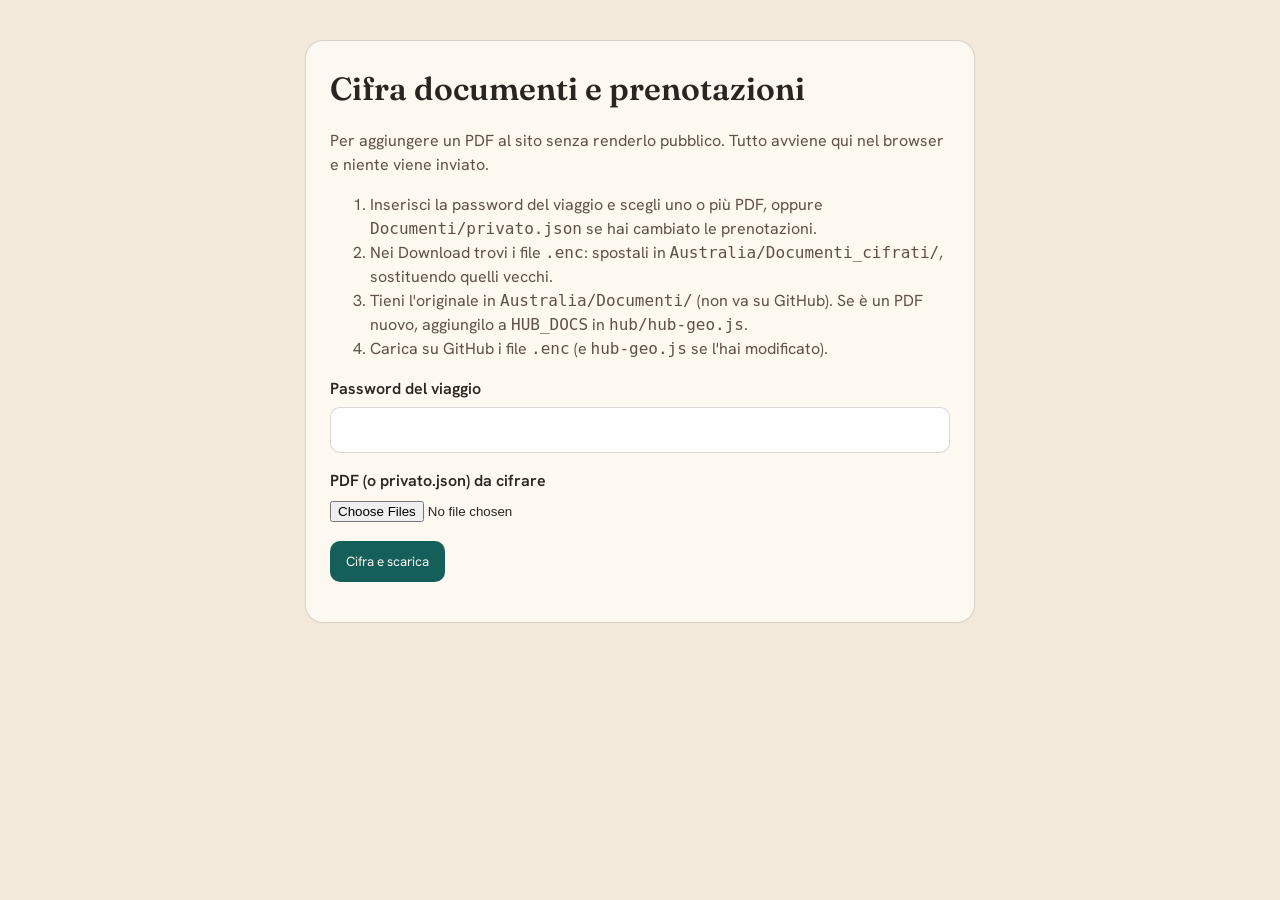
<file: tools/cripta.html>
<!doctype html>
<html lang="it">
<head>
<meta charset="utf-8">
<meta name="viewport" content="width=device-width, initial-scale=1">
<title>Cifra documenti · Australia</title>
<link rel="stylesheet" href="../fonts/fonts.css">
<style>
  :root{--sand:#f3e9da;--paper:#fdf8f0;--ink:#2c2420;--ink-soft:#5e5147;--teal-deep:#155f5a;--terra-deep:#a23f22;--line:rgba(44,36,32,.18)}
  body{margin:0;background:var(--sand);color:var(--ink);font:16px/1.5 'Hanken Grotesk',system-ui,sans-serif}
  main{max-width:620px;margin:40px auto;padding:24px;background:var(--paper);border:1px solid var(--line);border-radius:18px}
  h1{font-family:'Fraunces',Georgia,serif;font-weight:600;margin:0 0 6px}
  p,li{color:var(--ink-soft)}
  label{display:block;font-weight:600;margin:16px 0 6px}
  input[type=password]{width:100%;box-sizing:border-box;font:inherit;padding:10px 12px;border:1px solid var(--line);border-radius:10px}
  button{margin-top:18px;font:700 15px/1 inherit;font-family:inherit;padding:12px 16px;border:0;border-radius:10px;background:var(--teal-deep);color:var(--paper);cursor:pointer}
  #log{margin-top:16px;font-family:'Spline Sans Mono',monospace;font-size:13px;white-space:pre-wrap}
  .err{color:var(--terra-deep)}
</style>
</head>
<body>
<main>
  <h1>Cifra documenti e prenotazioni</h1>
  <p>Per aggiungere un PDF al sito senza renderlo pubblico. Tutto avviene qui nel browser e niente viene inviato.</p>
  <ol>
    <li>Inserisci la password del viaggio e scegli uno o più PDF, oppure <code>Documenti/privato.json</code> se hai cambiato le prenotazioni.</li>
    <li>Nei Download trovi i file <code>.enc</code>: spostali in <code>Australia/Documenti_cifrati/</code>, sostituendo quelli vecchi.</li>
    <li>Tieni l'originale in <code>Australia/Documenti/</code> (non va su GitHub). Se è un PDF nuovo, aggiungilo a <code>HUB_DOCS</code> in <code>hub/hub-geo.js</code>.</li>
    <li>Carica su GitHub i file <code>.enc</code> (e <code>hub-geo.js</code> se l'hai modificato).</li>
  </ol>
  <label for="pw">Password del viaggio</label>
  <input id="pw" type="password" autocomplete="current-password">
  <label for="files">PDF (o privato.json) da cifrare</label>
  <input id="files" type="file" accept="application/pdf,.pdf,.json,application/json" multiple>
  <br><button id="go">Cifra e scarica</button>
  <div id="log"></div>
</main>
<script src="../Documenti_cifrati/chiave.js"></script>
<script src="../lib/doccrypt.js"></script>
<script>
document.getElementById('go').onclick = async function(){
  var log = document.getElementById('log'); log.textContent = '';
  var files = document.getElementById('files').files, pw = document.getElementById('pw').value;
  if(!files.length){ log.innerHTML = '<span class="err">Scegli almeno un PDF.</span>'; return; }
  for(var i = 0; i < files.length; i++){
    try{
      var out = await AusDocs.encryptWith(pw, await files[i].arrayBuffer());
      var a = document.createElement('a');
      a.href = URL.createObjectURL(new Blob([out], {type: 'application/octet-stream'}));
      a.download = files[i].name + '.enc'; a.click();
      log.textContent += '✓ ' + files[i].name + '.enc\n';
      await new Promise(function(r){ setTimeout(r, 400); });
    }catch(e){
      log.innerHTML += '<span class="err">✗ ' + files[i].name + ': ' + (e.message === 'password sbagliata' ? 'password sbagliata' : e.message) + '</span>\n';
      if(e.message === 'password sbagliata') break;
    }
  }
};
</script>
</body>
</html>
</file>
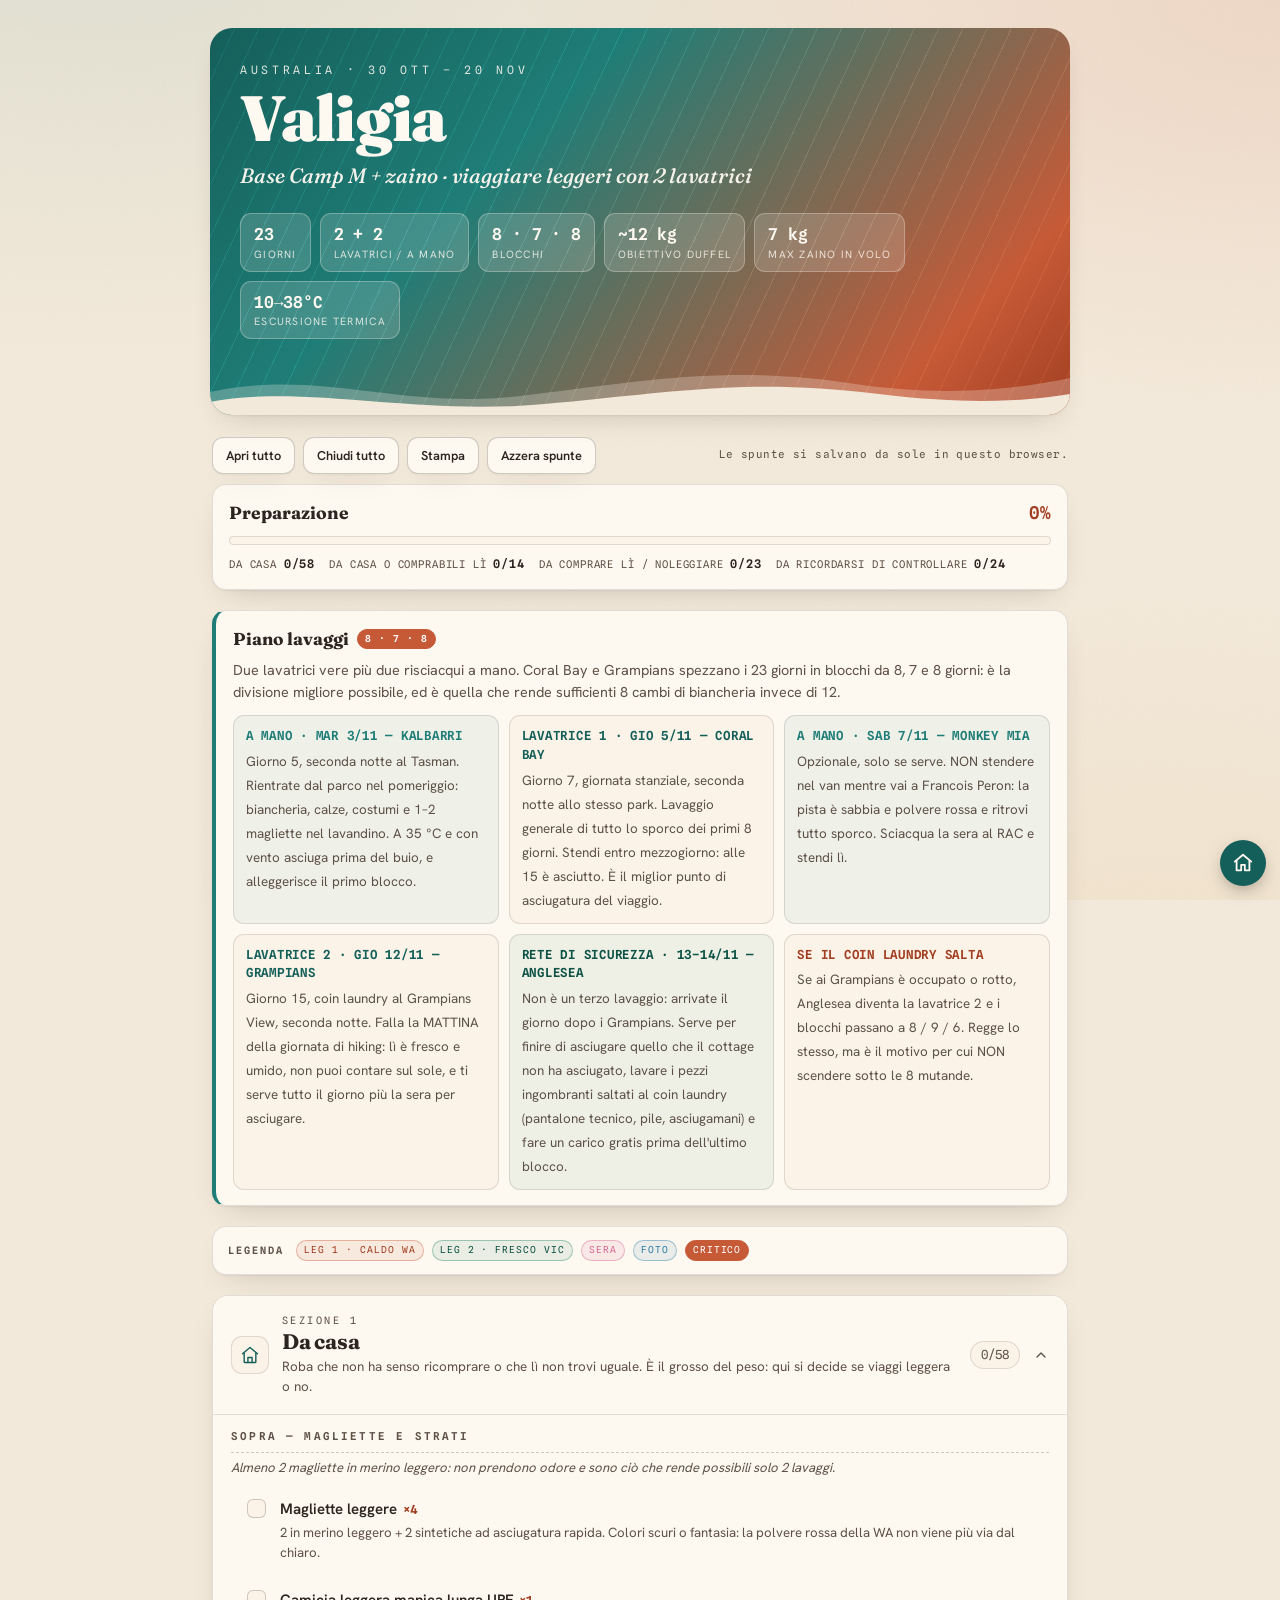
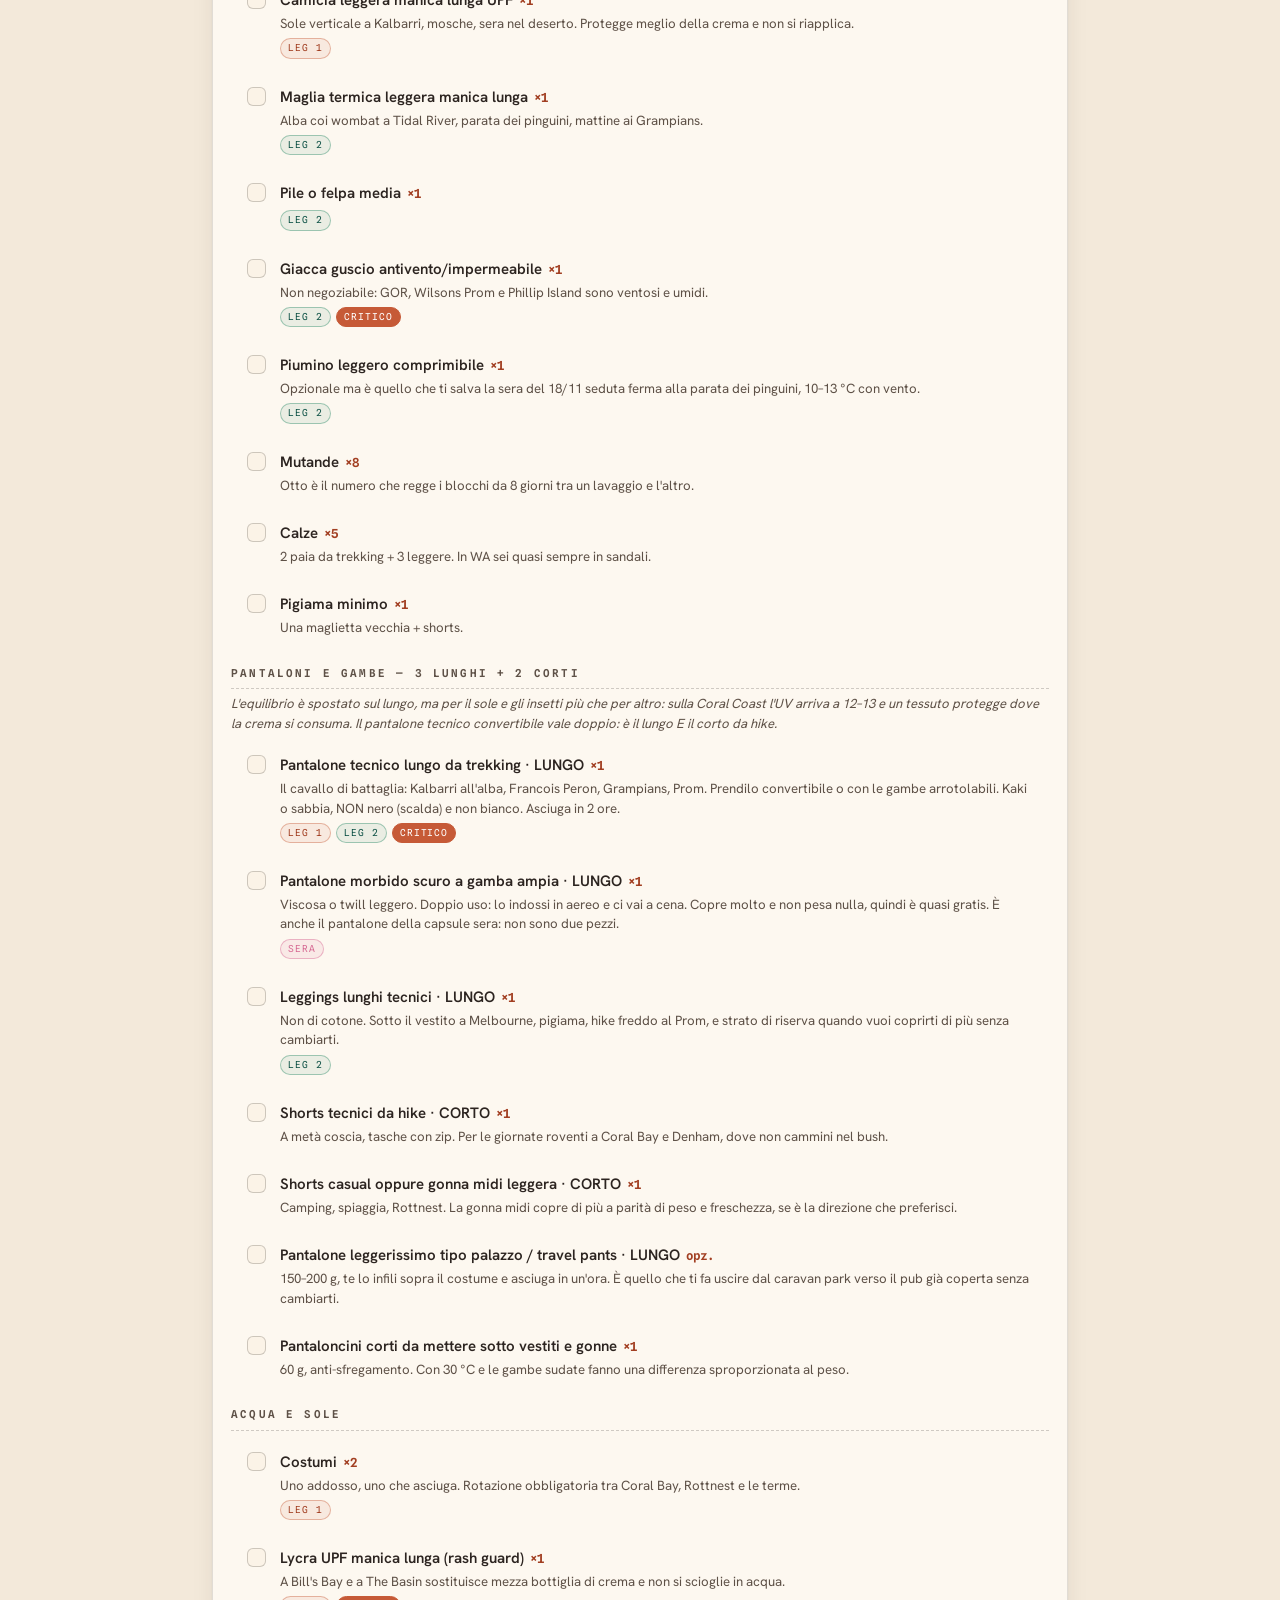
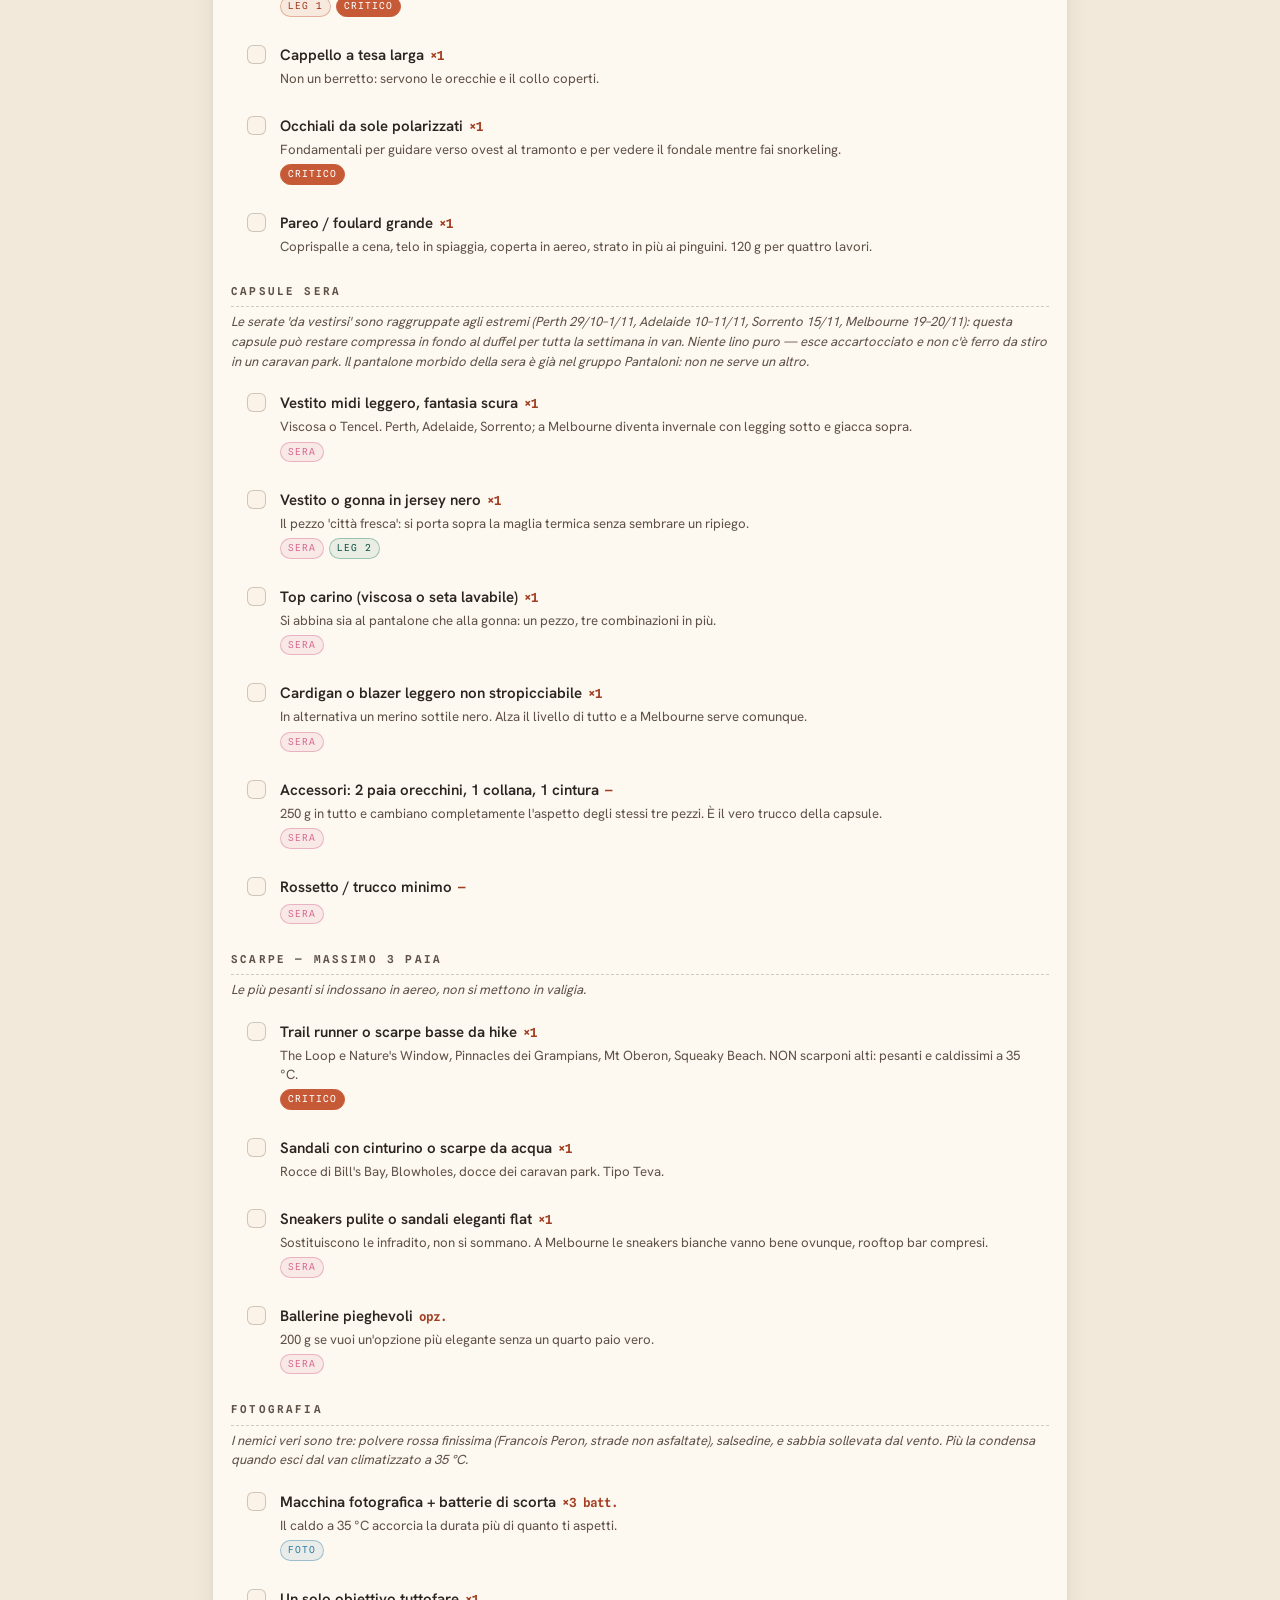
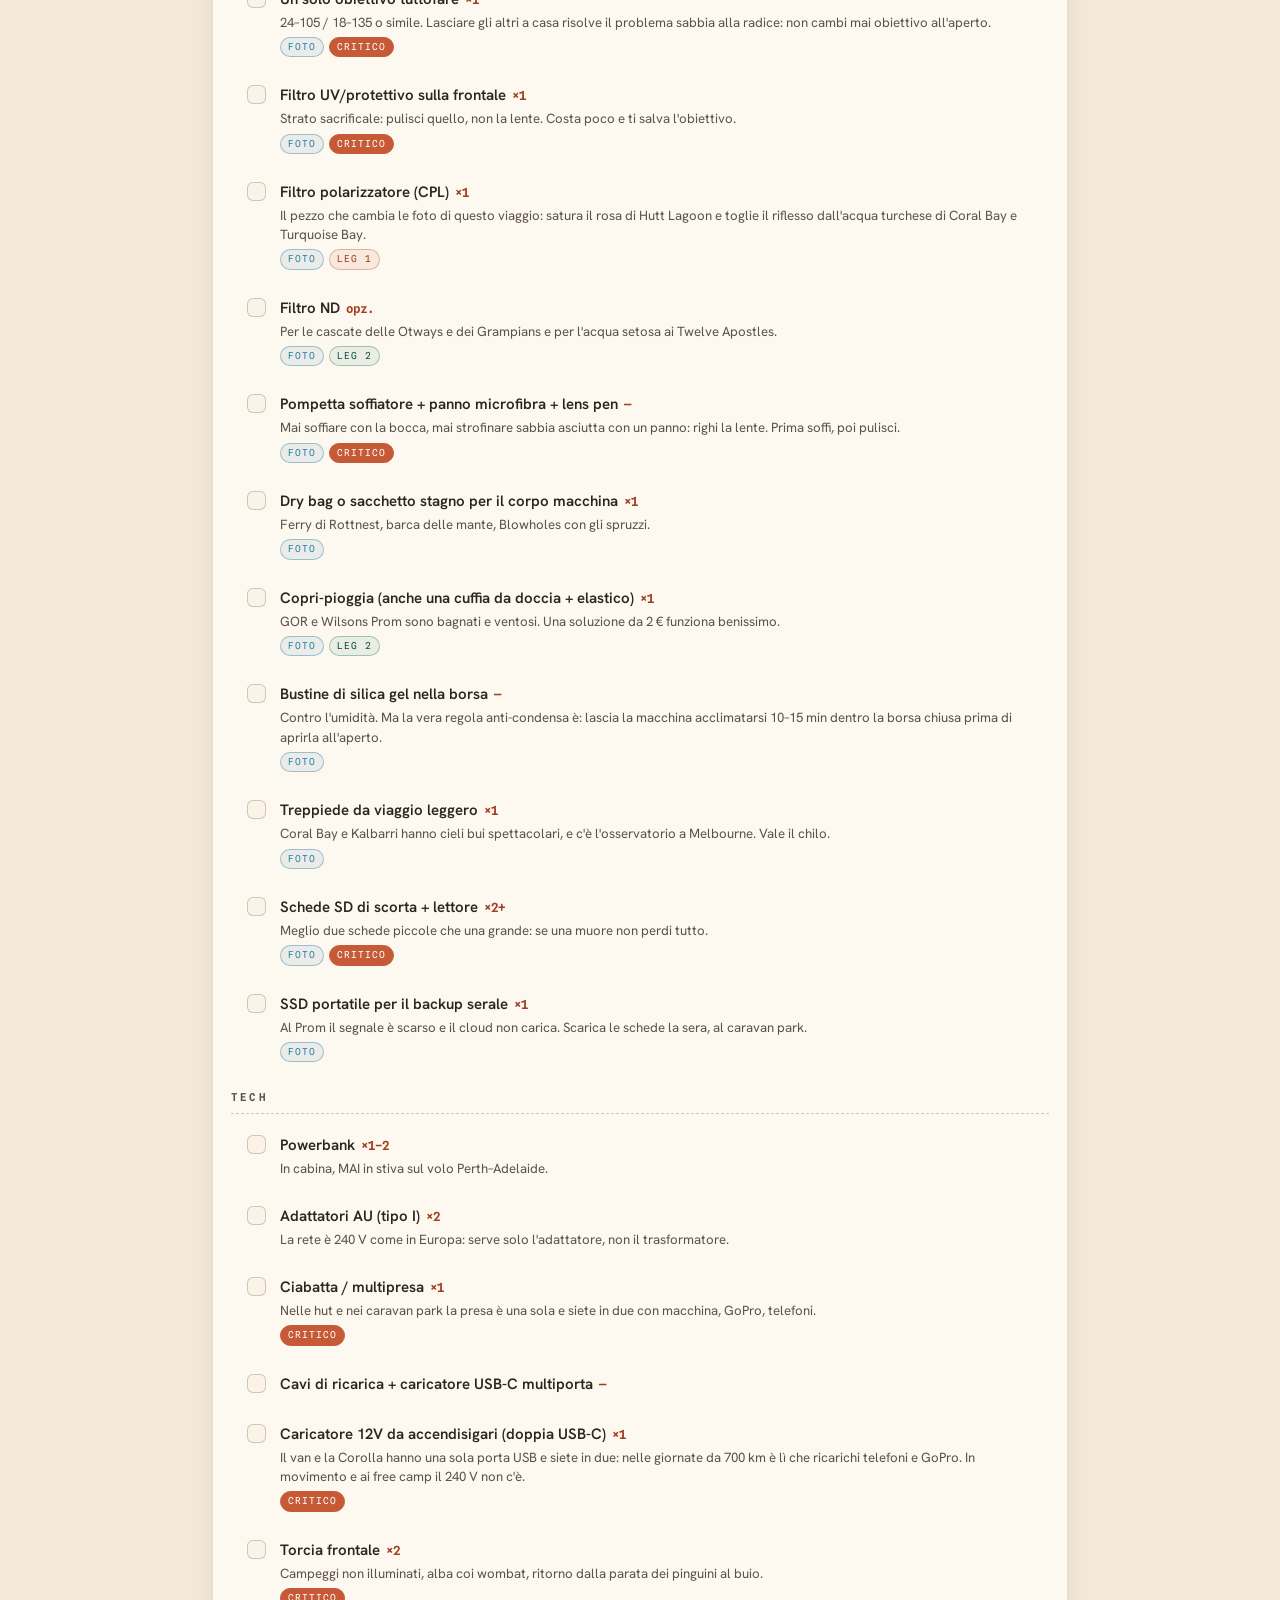
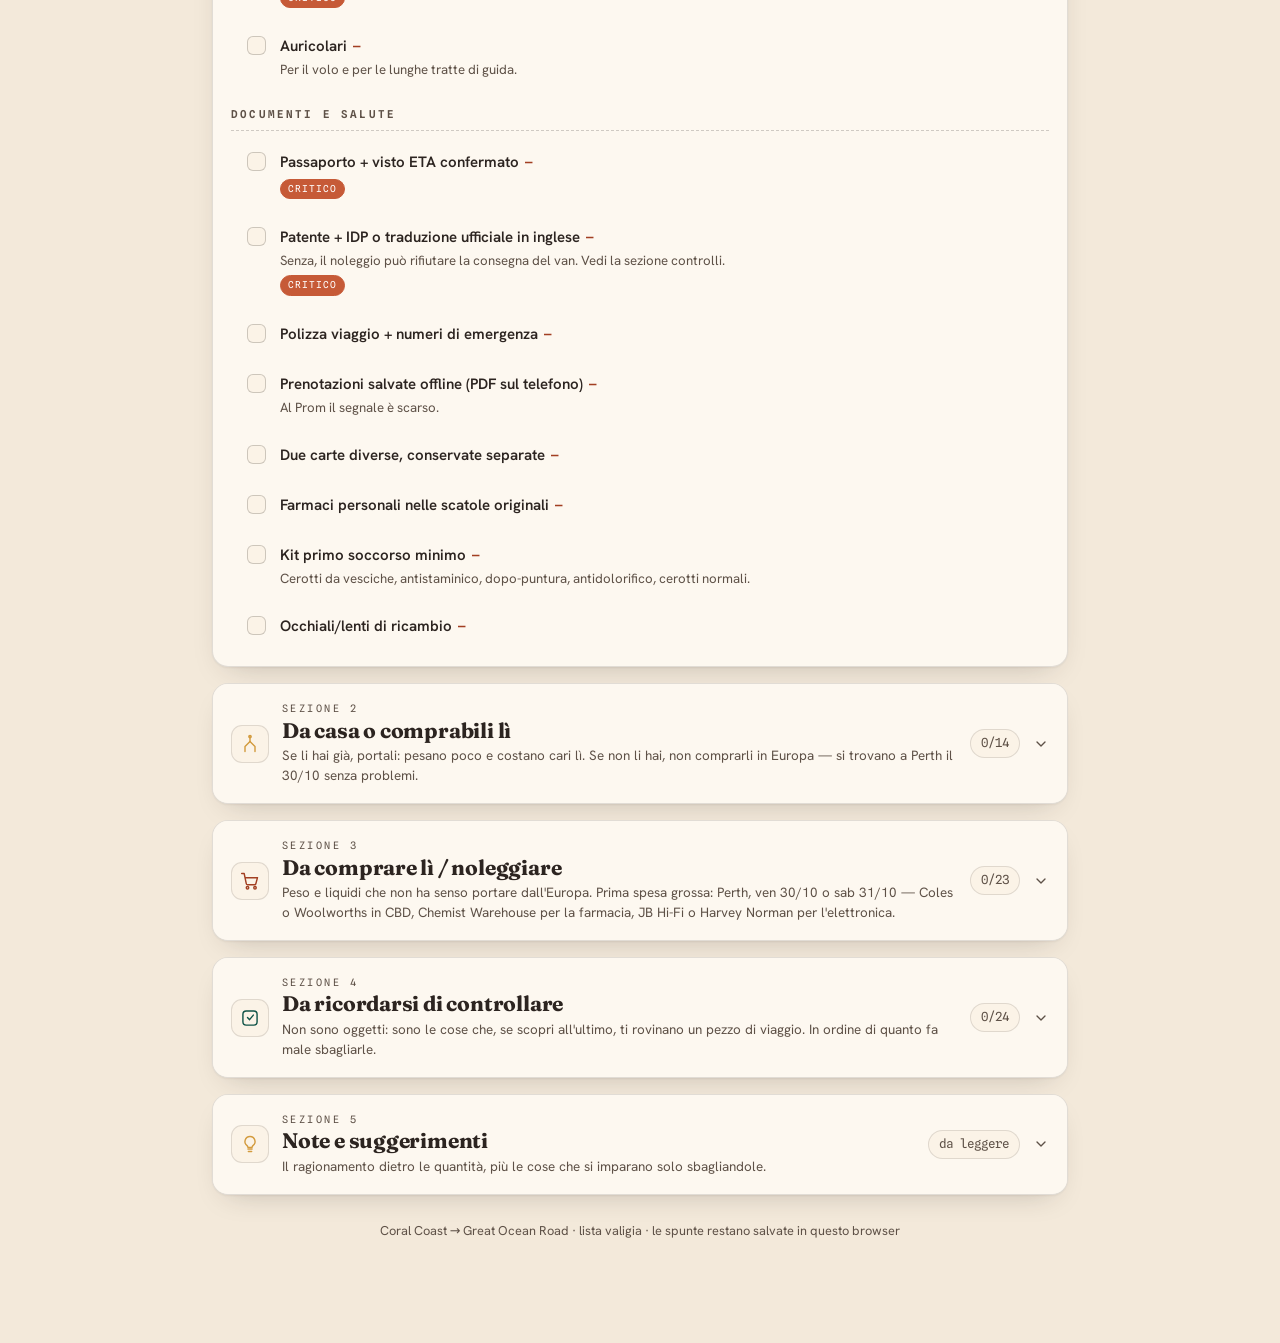
<file: valigia/valigia.html>
<!doctype html>
<html lang="it">
<head>
<meta charset="utf-8">
<meta name="viewport" content="width=device-width, initial-scale=1">
<title>Valigia · Australia 30/10 – 20/11</title>
<link rel="stylesheet" href="../fonts/fonts.css">
<!-- app per iPhone / offline (vedi pwa.js e LEGGIMI_SITO.md) -->
<link rel="manifest" href="../manifest.webmanifest">
<meta name="theme-color" content="#155f5a">
<meta name="apple-mobile-web-app-capable" content="yes">
<meta name="mobile-web-app-capable" content="yes">
<meta name="apple-mobile-web-app-status-bar-style" content="default">
<meta name="apple-mobile-web-app-title" content="Australia">
<link rel="apple-touch-icon" href="../icons/apple-touch-icon.png">
<link rel="icon" href="../icons/icon-192.png">
<script src="../pwa.js" defer></script>
<style>
  :root{
    --sand:#f3e9da;
    --paper:#fdf8f0;
    --paper-2:#fbf3e7;
    --ink:#2c2420;
    --ink-soft:#5e5147;
    --terra:#c65a37;
    --terra-deep:#a23f22;
    --teal:#1f7d77;
    --teal-deep:#155f5a;
    --forest:#2f8a6a;
    --forest-deep:#0f5347;
    --ocean:#2f7fa6;
    --pink:#d76b94;
    --ochre:#d39b3e;
    --line:rgba(44,36,32,.13);
    --line-strong:rgba(44,36,32,.22);
    --shadow:0 1px 2px rgba(44,36,32,.06),0 12px 30px -16px rgba(44,36,32,.28);
  }
  *{box-sizing:border-box}
  html{scroll-behavior:smooth}
  body{
    margin:0;
    font-family:'Hanken Grotesk',system-ui,sans-serif;
    color:var(--ink);
    background-color:var(--sand);
    background-image:
      radial-gradient(120% 90% at 8% -10%, rgba(31,125,119,.10), transparent 55%),
      radial-gradient(120% 90% at 100% 0%, rgba(198,90,55,.13), transparent 50%),
      radial-gradient(90% 80% at 90% 110%, rgba(211,155,62,.10), transparent 55%);
    background-attachment:fixed;
    line-height:1.5;
    -webkit-font-smoothing:antialiased;
  }
  body::before{
    content:"";position:fixed;inset:0;pointer-events:none;z-index:0;opacity:.5;
    background-image:url("data:image/svg+xml,%3Csvg xmlns='http://www.w3.org/2000/svg' width='160' height='160'%3E%3Cfilter id='n'%3E%3CfeTurbulence type='fractalNoise' baseFrequency='0.9' numOctaves='2'/%3E%3C/filter%3E%3Crect width='100%25' height='100%25' filter='url(%23n)' opacity='0.035'/%3E%3C/svg%3E");
  }
  .wrap{position:relative;z-index:1;max-width:900px;margin:0 auto;padding:28px 20px 90px}

  /* ---------- Hero ---------- */
  header.hero{
    position:relative;border-radius:22px;overflow:hidden;
    background:linear-gradient(135deg, var(--teal-deep) 0%, var(--teal) 34%, var(--terra) 84%, var(--terra-deep) 100%);
    color:#fdf8f0;padding:34px 30px 76px;box-shadow:var(--shadow);
  }
  header.hero::after{
    content:"";position:absolute;inset:0;opacity:.16;mix-blend-mode:overlay;
    background-image:repeating-linear-gradient(115deg,#fff 0 1px,transparent 1px 22px);
  }
  .hero .kicker{font-family:'Spline Sans Mono',monospace;font-size:.72rem;letter-spacing:.32em;
    text-transform:uppercase;opacity:.85;margin:0 0 10px;position:relative}
  .hero h1{font-family:'Fraunces',serif;font-weight:900;font-optical-sizing:auto;
    font-size:clamp(2.4rem,8vw,4rem);line-height:.92;margin:0;letter-spacing:-.02em;position:relative}
  .hero .route{font-family:'Fraunces',serif;font-style:italic;font-weight:500;
    font-size:clamp(1rem,3.4vw,1.3rem);margin:12px 0 0;opacity:.95;position:relative}
  .stats{display:flex;flex-wrap:wrap;gap:9px;margin-top:22px;position:relative}
  .stat{background:rgba(253,248,240,.16);border:1px solid rgba(253,248,240,.28);
    backdrop-filter:blur(2px);border-radius:11px;padding:8px 13px;display:flex;flex-direction:column;min-width:0}
  .stat b{font-family:'Spline Sans Mono',monospace;font-size:1.02rem;font-weight:600;letter-spacing:-.01em}
  .stat span{font-size:.66rem;letter-spacing:.12em;text-transform:uppercase;opacity:.8}
  .hero-waves{position:absolute;left:0;right:0;bottom:-1px;width:100%;height:58px;z-index:2;display:block}
  .hero-waves .w-back{fill:rgba(253,248,240,.26)}
  .hero-waves .w-front{fill:var(--sand)}

  /* ---------- Toolbar ---------- */
  .toolbar{display:flex;flex-wrap:wrap;align-items:center;gap:10px;margin:22px 2px 10px;justify-content:space-between}
  .btns{display:flex;gap:8px;flex-wrap:wrap}
  button.tool{font-family:'Hanken Grotesk',sans-serif;font-size:.8rem;font-weight:600;cursor:pointer;
    border:1px solid var(--line-strong);background:var(--paper);color:var(--ink);
    border-radius:11px;padding:9px 13px;transition:.18s;box-shadow:var(--shadow)}
  button.tool:hover{background:var(--ink);color:var(--paper);transform:translateY(-1px)}
  button.tool.danger:hover{background:var(--terra-deep);border-color:var(--terra-deep);color:#fff}
  .savehint{font-family:'Spline Sans Mono',monospace;font-size:.68rem;color:var(--ink-soft);
    letter-spacing:.04em;min-height:1em;transition:.3s}
  .savehint.flash{color:var(--teal-deep);font-weight:600}

  /* ---------- Progresso ---------- */
  .progress{background:var(--paper);border:1px solid var(--line);border-radius:14px;
    padding:15px 16px;margin:0 2px 20px;box-shadow:var(--shadow)}
  .progress-head{display:flex;justify-content:space-between;align-items:baseline;gap:12px;margin-bottom:10px}
  .progress-head h3{font-family:'Fraunces',serif;font-size:1.1rem;margin:0}
  .progress-head b{font-family:'Spline Sans Mono',monospace;font-size:1.1rem;color:var(--terra-deep)}
  .bar{height:9px;border-radius:99px;background:var(--paper-2);border:1px solid var(--line);overflow:hidden}
  .bar i{display:block;height:100%;width:0;background:linear-gradient(90deg,var(--teal),var(--forest));transition:width .35s}
  .progress-legend{display:flex;flex-wrap:wrap;gap:14px;margin-top:11px;
    font-family:'Spline Sans Mono',monospace;font-size:.66rem;letter-spacing:.08em;
    text-transform:uppercase;color:var(--ink-soft)}
  .progress-legend b{color:var(--ink);font-size:.74rem}

  /* ---------- Callout ---------- */
  .callout{background:var(--paper);border:1px solid var(--line);border-left:4px solid var(--ochre);
    border-radius:14px;padding:15px 17px;margin:0 2px 20px;box-shadow:var(--shadow)}
  .callout h3{font-family:'Fraunces',serif;font-size:1.08rem;margin:0 0 8px;display:flex;align-items:center;gap:8px}
  .callout p{margin:0 0 8px;font-size:.9rem;color:var(--ink-soft)}
  .callout p:last-child{margin-bottom:0}
  .callout.wash{border-left-color:var(--teal)}
  .callout.photo{border-left-color:var(--terra)}
  .wash-grid{display:grid;grid-template-columns:repeat(auto-fit,minmax(210px,1fr));gap:10px;margin-top:12px}
  .wash-card{background:var(--paper-2);border:1px solid var(--line);border-radius:11px;padding:11px 12px}
  .wash-card b{display:block;font-family:'Spline Sans Mono',monospace;font-size:.78rem;
    letter-spacing:.06em;text-transform:uppercase;color:var(--teal-deep);margin-bottom:3px}
  .wash-card span{font-size:.84rem;color:var(--ink-soft)}
  .wash-card.tbd b{color:var(--terra-deep)}
  .wash-card.hand{background:rgba(31,125,119,.06)}
  .wash-card.hand b{color:var(--teal)}
  .wash-card.safety{background:rgba(47,138,106,.07)}
  .wash-card.safety b{color:var(--forest-deep)}

  /* ---------- Sezioni ---------- */
  section.block{background:var(--paper);border:1px solid var(--line);border-radius:16px;
    margin:0 2px 16px;box-shadow:var(--shadow);overflow:hidden}
  .block-head{display:flex;align-items:center;gap:13px;padding:17px 18px;cursor:pointer;
    background:var(--paper);transition:.18s;user-select:none}
  .block-head:hover{background:var(--paper-2)}
  .block-icon{flex:none;width:38px;height:38px;border-radius:11px;display:grid;place-items:center;
    background:var(--paper-2);border:1px solid var(--line)}
  .block-icon svg{width:20px;height:20px;stroke-width:1.7;fill:none;stroke:var(--teal-deep);
    stroke-linecap:round;stroke-linejoin:round}
  .block-title{flex:1;min-width:0}
  .block-title .n{font-family:'Spline Sans Mono',monospace;font-size:.64rem;letter-spacing:.24em;
    text-transform:uppercase;color:var(--ink-soft);display:block;margin-bottom:2px}
  .block-title h2{font-family:'Fraunces',serif;font-size:1.32rem;line-height:1.1;margin:0;letter-spacing:-.01em}
  .block-title p{margin:4px 0 0;font-size:.84rem;color:var(--ink-soft)}
  .block-count{flex:none;font-family:'Spline Sans Mono',monospace;font-size:.78rem;
    color:var(--ink-soft);background:var(--paper-2);border:1px solid var(--line);
    border-radius:99px;padding:4px 10px}
  .chev{flex:none;width:16px;height:16px;stroke:var(--ink-soft);stroke-width:2;fill:none;
    stroke-linecap:round;stroke-linejoin:round;transition:.2s}
  section.block.open .chev{transform:rotate(180deg)}
  .block-body{display:none;padding:0 18px 18px;border-top:1px solid var(--line)}
  section.block.open .block-body{display:block}

  section.block[data-tone="casa"] .block-icon svg{stroke:var(--teal-deep)}
  section.block[data-tone="ibrido"] .block-icon svg{stroke:var(--ochre)}
  section.block[data-tone="li"] .block-icon svg{stroke:var(--terra-deep)}
  section.block[data-tone="check"] .block-icon svg{stroke:var(--forest-deep)}
  section.block[data-tone="note"] .block-icon svg{stroke:var(--ochre)}

  .notecards{display:grid;gap:10px}
  .notecard{background:var(--paper-2);border:1px solid var(--line);border-radius:12px;
    padding:12px 14px;border-left:3px solid var(--ochre)}
  .notecard b{display:block;font-family:'Fraunces',serif;font-size:1rem;line-height:1.25;
    margin-bottom:5px;letter-spacing:-.01em}
  .notecard p{margin:0;font-size:.88rem;color:var(--ink-soft);line-height:1.55}

  .group{margin-top:18px}
  .group:first-child{margin-top:14px}
  .group > h4{font-family:'Spline Sans Mono',monospace;font-size:.68rem;letter-spacing:.2em;
    text-transform:uppercase;color:var(--ink-soft);margin:0 0 9px;
    padding-bottom:6px;border-bottom:1px dashed var(--line-strong)}
  .group > .ghint{margin:-4px 0 10px;font-size:.82rem;color:var(--ink-soft);font-style:italic}

  ul.items{list-style:none;margin:0;padding:0;display:grid;gap:6px}
  ul.items li{display:flex;align-items:flex-start;gap:11px;padding:9px 11px;border-radius:11px;
    border:1px solid transparent;transition:.15s}
  ul.items li:hover{background:var(--paper-2);border-color:var(--line)}
  ul.items li.done{opacity:.5}
  ul.items li.done .it-name{text-decoration:line-through}
  .cbx{flex:none;margin-top:2px;width:19px;height:19px;border-radius:6px;cursor:pointer;
    appearance:none;-webkit-appearance:none;border:1.5px solid var(--line-strong);
    background:var(--paper-2);display:grid;place-items:center;transition:.15s}
  .cbx:hover{border-color:var(--teal)}
  .cbx:checked{background:var(--teal);border-color:var(--teal)}
  .cbx:checked::after{content:"";width:10px;height:6px;border-left:2px solid #fff;
    border-bottom:2px solid #fff;transform:rotate(-45deg) translate(1px,-1px)}
  .it-main{flex:1;min-width:0}
  .it-name{font-size:.94rem;font-weight:600;line-height:1.35}
  .it-qty{font-family:'Spline Sans Mono',monospace;font-size:.78rem;color:var(--terra-deep);
    font-weight:600;margin-left:6px}
  .it-note{display:block;font-size:.83rem;color:var(--ink-soft);margin-top:2px;line-height:1.45}
  .tags{display:flex;gap:5px;flex-wrap:wrap;margin-top:5px}
  .tag{font-family:'Spline Sans Mono',monospace;font-size:.6rem;letter-spacing:.1em;
    text-transform:uppercase;padding:2px 7px;border-radius:99px;border:1px solid var(--line-strong);
    color:var(--ink-soft);background:var(--paper-2)}
  .tag.leg1{color:var(--terra-deep);border-color:rgba(198,90,55,.4);background:rgba(198,90,55,.09)}
  .tag.leg2{color:var(--forest-deep);border-color:rgba(47,138,106,.42);background:rgba(47,138,106,.09)}
  .tag.foto{color:var(--ocean);border-color:rgba(47,127,166,.42);background:rgba(47,127,166,.09)}
  .tag.key{color:#fff;background:var(--terra);border-color:var(--terra)}
  .tag.sera{color:var(--pink);border-color:rgba(215,107,148,.45);background:rgba(215,107,148,.1)}

  .legend{display:flex;flex-wrap:wrap;gap:8px;margin:0 2px 20px;padding:13px 15px;
    background:var(--paper);border:1px solid var(--line);border-radius:14px;
    box-shadow:var(--shadow);align-items:center}
  .legend > b{font-family:'Spline Sans Mono',monospace;font-size:.64rem;letter-spacing:.2em;
    text-transform:uppercase;color:var(--ink-soft);margin-right:4px}

  footer.foot{margin-top:26px;text-align:center;color:var(--ink-soft);font-size:.8rem}
  footer.foot b{font-family:'Fraunces',serif}

  @media(max-width:640px){
    .wrap{padding:18px 13px 70px}
    header.hero{padding:26px 20px 66px}
    .block-head{padding:14px 14px;gap:10px}
    .block-body{padding:0 14px 16px}
    .block-count{display:none}
  }
  @media print{
    body{background:#fff}
    body::before{display:none}
    .toolbar,.hero-waves,.chev{display:none}
    section.block .block-body{display:block !important}
    section.block,.callout,.progress{break-inside:avoid;box-shadow:none}
  }
</style>
</head>
<body>
<div class="wrap">

  <header class="hero">
    <p class="kicker" id="heroKicker"></p>
    <h1 id="heroTitle"></h1>
    <p class="route" id="heroSub"></p>
    <div class="stats" id="heroStats"></div>
    <svg class="hero-waves" viewBox="0 0 1440 58" preserveAspectRatio="none" aria-hidden="true">
      <path class="w-back" d="M0,34 C180,10 320,52 520,38 C720,24 860,6 1080,26 C1240,40 1360,30 1440,20 L1440,58 L0,58 Z"></path>
      <path class="w-front" d="M0,44 C160,26 340,58 560,46 C780,34 900,20 1120,36 C1280,48 1380,42 1440,36 L1440,58 L0,58 Z"></path>
    </svg>
  </header>

  <div class="toolbar">
    <div class="btns">
      <button class="tool" id="btnExpand">Apri tutto</button>
      <button class="tool" id="btnCollapse">Chiudi tutto</button>
      <button class="tool" id="btnPrint">Stampa</button>
      <button class="tool danger" id="btnReset">Azzera spunte</button>
    </div>
    <div class="savehint" id="saveHint"></div>
  </div>

  <div class="progress">
    <div class="progress-head">
      <h3>Preparazione</h3>
      <b id="pctLabel">0%</b>
    </div>
    <div class="bar"><i id="barFill"></i></div>
    <div class="progress-legend" id="progLegend"></div>
  </div>

  <div class="callout wash" id="washBox"></div>

  <div class="legend" id="legendBox"></div>

  <div id="sections"></div>

  <footer class="foot">
    <p id="footText"></p>
  </footer>
</div>

<!-- I DATI: modificali qui (a mano o con valigia.py). -->
<script src="valigia-data.js"></script>
<!-- IL RENDER: normalmente non serve toccarlo. -->
<script src="valigia-app.js"></script>
</body>
</html>
</file>
<file: fonts/fonts.css>
/* Font in locale: funzionano anche offline (prima venivano da Google Fonts) */
@font-face{font-family:'Fraunces';font-style:normal;font-display:swap;font-weight:100 900;src:url(fraunces-latin-opsz-normal.woff2) format('woff2-variations'),url(fraunces-latin-opsz-normal.woff2) format('woff2')}
@font-face{font-family:'Fraunces';font-style:italic;font-display:swap;font-weight:100 900;src:url(fraunces-latin-opsz-italic.woff2) format('woff2-variations'),url(fraunces-latin-opsz-italic.woff2) format('woff2')}
@font-face{font-family:'Hanken Grotesk';font-style:normal;font-display:swap;font-weight:400;src:url(hanken-grotesk-latin-400-normal.woff2) format('woff2')}
@font-face{font-family:'Hanken Grotesk';font-style:normal;font-display:swap;font-weight:500;src:url(hanken-grotesk-latin-500-normal.woff2) format('woff2')}
@font-face{font-family:'Hanken Grotesk';font-style:normal;font-display:swap;font-weight:600;src:url(hanken-grotesk-latin-600-normal.woff2) format('woff2')}
@font-face{font-family:'Hanken Grotesk';font-style:normal;font-display:swap;font-weight:700;src:url(hanken-grotesk-latin-700-normal.woff2) format('woff2')}
@font-face{font-family:'Hanken Grotesk';font-style:normal;font-display:swap;font-weight:800 900;src:url(hanken-grotesk-latin-700-normal.woff2) format('woff2')}
@font-face{font-family:'Spline Sans Mono';font-style:normal;font-display:swap;font-weight:400;src:url(spline-sans-mono-latin-400-normal.woff2) format('woff2')}
@font-face{font-family:'Spline Sans Mono';font-style:normal;font-display:swap;font-weight:500;src:url(spline-sans-mono-latin-500-normal.woff2) format('woff2')}
@font-face{font-family:'Spline Sans Mono';font-style:normal;font-display:swap;font-weight:600;src:url(spline-sans-mono-latin-600-normal.woff2) format('woff2')}
</file>
